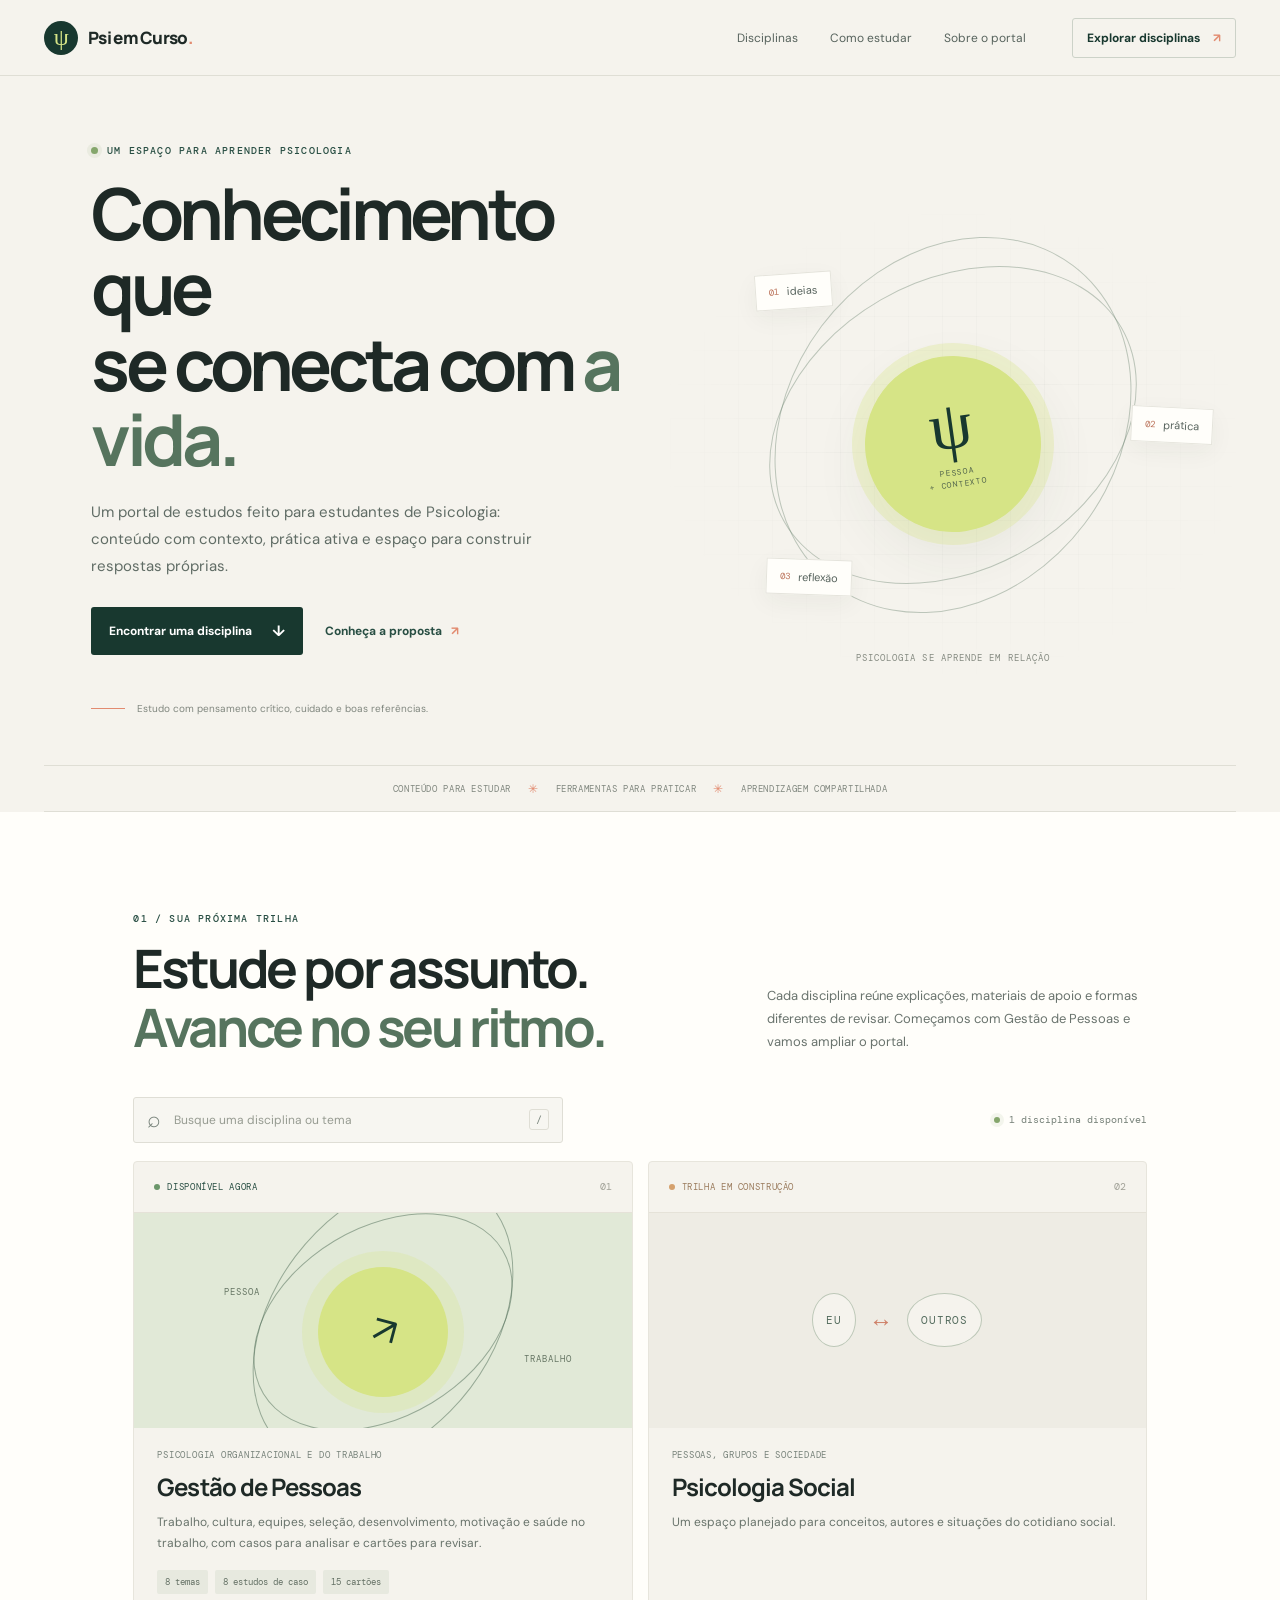
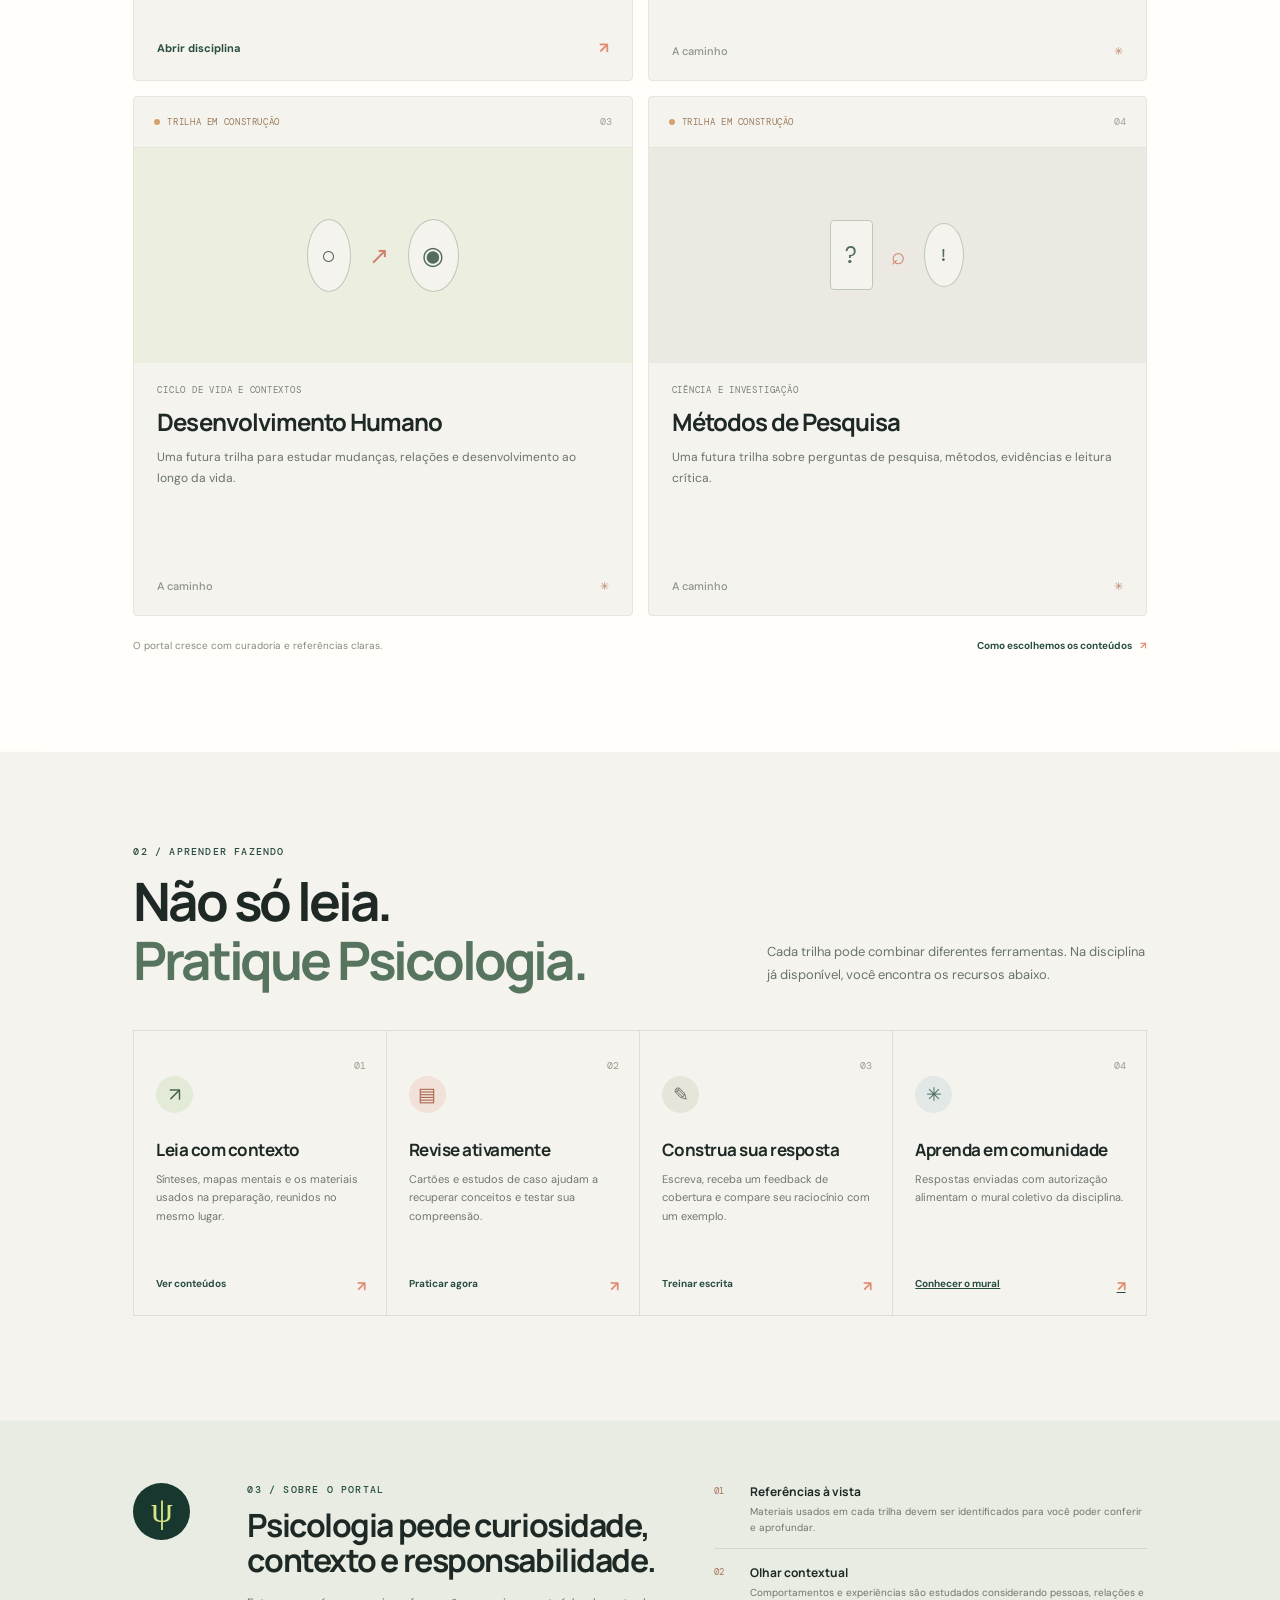
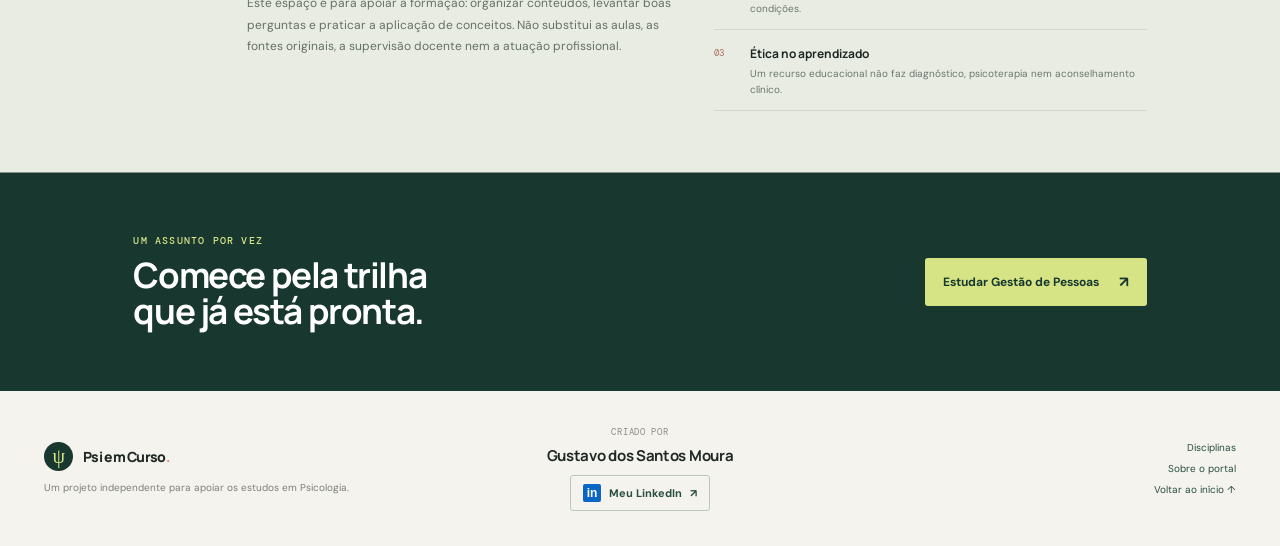
<file: index.html>
<!doctype html>
<html lang="pt-BR">
<head>
  <meta charset="utf-8">
  <meta name="viewport" content="width=device-width, initial-scale=1">
  <meta name="theme-color" content="#f5f3ed">
  <meta name="description" content="Um portal para aprender Psicologia com conteúdo, prática, referências e estudo conectado.">
  <title>Psi em Curso | Portal de estudos de Psicologia</title>
  <link rel="icon" type="image/svg+xml" href="assets/psi-mark.svg">
  <link rel="preconnect" href="https://fonts.googleapis.com">
  <link rel="preconnect" href="https://fonts.gstatic.com" crossorigin>
  <link href="https://fonts.googleapis.com/css2?family=DM+Mono:wght@400;500&family=DM+Sans:wght@400;500;600;700&family=Manrope:wght@400;500;600;700;800&display=swap" rel="stylesheet">
  <link rel="stylesheet" href="portal.css?v=creator-center1">
  <script src="portal.js" defer></script>
</head>
<body>
  <header class="site-header">
    <a class="wordmark" href="#inicio" aria-label="Psi em Curso, início"><span class="logo-symbol">ψ</span><span>Psi em Curso<span class="wordmark-dot">.</span></span></a>
    <nav class="desktop-nav" aria-label="Navegação principal"><a href="#disciplinas">Disciplinas</a><a href="#como-estudar">Como estudar</a><a href="#sobre">Sobre o portal</a></nav>
    <a class="header-cta" href="#disciplinas">Explorar disciplinas <span>↗</span></a>
  </header>

  <main id="inicio">
    <section class="hero">
      <div class="hero-copy">
        <p class="eyebrow"><span class="eyebrow-dot"></span> UM ESPAÇO PARA APRENDER PSICOLOGIA</p>
        <h1>Conhecimento que<br>se conecta com <em>a vida.</em></h1>
        <p class="hero-intro">Um portal de estudos feito para estudantes de Psicologia: conteúdo com contexto, prática ativa e espaço para construir respostas próprias.</p>
        <div class="hero-actions"><a class="button button-dark" href="#disciplinas">Encontrar uma disciplina <span>↓</span></a><a class="text-link" href="#como-estudar">Conheça a proposta <span>↗</span></a></div>
        <div class="hero-note"><span class="note-line"></span><span>Estudo com pensamento crítico, cuidado e boas referências.</span></div>
      </div>
      <div class="hero-visual" aria-label="Ilustração de ideias de Psicologia conectadas">
        <div class="visual-grid"></div><div class="visual-orbit orbit-a"></div><div class="visual-orbit orbit-b"></div><div class="visual-center"><span>ψ</span><small>PESSOA<br>+ CONTEXTO</small></div>
        <div class="orbit-label label-one"><i>01</i><span>ideias</span></div><div class="orbit-label label-two"><i>02</i><span>prática</span></div><div class="orbit-label label-three"><i>03</i><span>reflexão</span></div>
        <div class="visual-caption">PSICOLOGIA SE APRENDE EM RELAÇÃO</div>
      </div>
      <div class="hero-bottom"><span>CONTEÚDO PARA ESTUDAR</span><span class="hero-bottom-mark">✳</span><span>FERRAMENTAS PARA PRATICAR</span><span class="hero-bottom-mark">✳</span><span>APRENDIZAGEM COMPARTILHADA</span></div>
    </section>

    <section id="disciplinas" class="section disciplines-section">
      <div class="section-head"><div><p class="eyebrow">01 / SUA PRÓXIMA TRILHA</p><h2>Estude por assunto.<br><em>Avance no seu ritmo.</em></h2></div><p class="section-description">Cada disciplina reúne explicações, materiais de apoio e formas diferentes de revisar. Começamos com Gestão de Pessoas e vamos ampliar o portal.</p></div>
      <div class="catalog-tools"><label class="search-box"><span aria-hidden="true">⌕</span><input id="disciplineSearch" type="search" placeholder="Busque uma disciplina ou tema" aria-label="Buscar disciplinas ou temas"><kbd>/</kbd></label><div class="catalog-count"><span class="live-dot"></span><span id="catalogCount">1 disciplina disponível</span></div></div>
      <div id="disciplineGrid" class="discipline-grid">
        <a class="discipline-card featured" href="gestao-de-pessoas.html" aria-label="Abrir a disciplina Gestão de Pessoas" data-search="gestão de pessoas psicologia organizacional trabalho pot burnout cultura clima equipes motivação seleção treinamento">
          <div class="card-topline"><span class="status status-live"><i></i> DISPONÍVEL AGORA</span><span class="card-index">01</span></div>
          <div class="discipline-art art-people" aria-hidden="true"><span class="art-sun"></span><span class="art-ring ring-one"></span><span class="art-ring ring-two"></span><span class="art-glyph">↗</span><span class="art-word art-word-a">PESSOA</span><span class="art-word art-word-b">TRABALHO</span></div>
          <div class="discipline-copy"><p class="card-category">PSICOLOGIA ORGANIZACIONAL E DO TRABALHO</p><h3>Gestão de Pessoas</h3><p>Trabalho, cultura, equipes, seleção, desenvolvimento, motivação e saúde no trabalho, com casos para analisar e cartões para revisar.</p><div class="card-tags"><span>8 temas</span><span>8 estudos de caso</span><span>15 cartões</span></div><span class="card-link">Abrir disciplina <span>↗</span></span></div>
        </a>
        <article class="discipline-card coming" data-search="psicologia social grupos relações sociedade cultura em construção">
          <div class="card-topline"><span class="status status-soon"><i></i> TRILHA EM CONSTRUÇÃO</span><span class="card-index">02</span></div><div class="coming-art"><span>EU</span><b>↔</b><span>OUTROS</span></div>
          <div class="discipline-copy"><p class="card-category">PESSOAS, GRUPOS E SOCIEDADE</p><h3>Psicologia Social</h3><p>Um espaço planejado para conceitos, autores e situações do cotidiano social.</p><span class="coming-link">A caminho <span>✳</span></span></div>
        </article>
        <article class="discipline-card coming" data-search="desenvolvimento humano ciclo de vida infância adolescência adulto envelhecimento em construção">
          <div class="card-topline"><span class="status status-soon"><i></i> TRILHA EM CONSTRUÇÃO</span><span class="card-index">03</span></div><div class="coming-art art-growth"><span>○</span><b>↗</b><span>◉</span></div>
          <div class="discipline-copy"><p class="card-category">CICLO DE VIDA E CONTEXTOS</p><h3>Desenvolvimento Humano</h3><p>Uma futura trilha para estudar mudanças, relações e desenvolvimento ao longo da vida.</p><span class="coming-link">A caminho <span>✳</span></span></div>
        </article>
        <article class="discipline-card coming" data-search="métodos pesquisa psicologia ciência evidências pesquisa em construção">
          <div class="card-topline"><span class="status status-soon"><i></i> TRILHA EM CONSTRUÇÃO</span><span class="card-index">04</span></div><div class="coming-art art-research"><span>?</span><b>⌕</b><span>!</span></div>
          <div class="discipline-copy"><p class="card-category">CIÊNCIA E INVESTIGAÇÃO</p><h3>Métodos de Pesquisa</h3><p>Uma futura trilha sobre perguntas de pesquisa, métodos, evidências e leitura crítica.</p><span class="coming-link">A caminho <span>✳</span></span></div>
        </article>
      </div>
      <p id="searchEmpty" class="search-empty" hidden>Nenhuma trilha encontrada. Tente outro termo.</p>
      <div class="catalog-foot"><span>O portal cresce com curadoria e referências claras.</span><a href="#sobre">Como escolhemos os conteúdos <span>↗</span></a></div>
    </section>

    <section id="como-estudar" class="section study-section">
      <div class="section-head"><div><p class="eyebrow">02 / APRENDER FAZENDO</p><h2>Não só leia.<br><em>Pratique Psicologia.</em></h2></div><p class="section-description">Cada trilha pode combinar diferentes ferramentas. Na disciplina já disponível, você encontra os recursos abaixo.</p></div>
      <div class="study-grid">
        <a class="study-feature" href="gestao-de-pessoas.html#conteudos"><span class="feature-number">01</span><span class="feature-icon icon-read">↗</span><h3>Leia com contexto</h3><p>Sínteses, mapas mentais e os materiais usados na preparação, reunidos no mesmo lugar.</p><span class="feature-arrow">Ver conteúdos <b>↗</b></span></a>
        <a class="study-feature" href="gestao-de-pessoas.html#pratica"><span class="feature-number">02</span><span class="feature-icon icon-cards">▤</span><h3>Revise ativamente</h3><p>Cartões e estudos de caso ajudam a recuperar conceitos e testar sua compreensão.</p><span class="feature-arrow">Praticar agora <b>↗</b></span></a>
        <a class="study-feature" href="gestao-de-pessoas.html#escrever"><span class="feature-number">03</span><span class="feature-icon icon-write">✎</span><h3>Construa sua resposta</h3><p>Escreva, receba um feedback de cobertura e compare seu raciocínio com um exemplo.</p><span class="feature-arrow">Treinar escrita <b>↗</b></span></a>
        <div class="study-feature feature-community"><span class="feature-number">04</span><span class="feature-icon icon-community">✳</span><h3>Aprenda em comunidade</h3><p>Respostas enviadas com autorização alimentam o mural coletivo da disciplina.</p><a class="feature-arrow" href="gestao-de-pessoas.html#escrever">Conhecer o mural <b>↗</b></a></div>
      </div>
    </section>

    <section id="sobre" class="manifesto-section">
      <div class="manifesto-symbol">ψ</div><div class="manifesto-copy"><p class="eyebrow">03 / SOBRE O PORTAL</p><h2>Psicologia pede curiosidade,<br>contexto e responsabilidade.</h2><p>Este espaço é para apoiar a formação: organizar conteúdos, levantar boas perguntas e praticar a aplicação de conceitos. Não substitui as aulas, as fontes originais, a supervisão docente nem a atuação profissional.</p></div>
      <div class="manifesto-values"><div><span>01</span><b>Referências à vista</b><p>Materiais usados em cada trilha devem ser identificados para você poder conferir e aprofundar.</p></div><div><span>02</span><b>Olhar contextual</b><p>Comportamentos e experiências são estudados considerando pessoas, relações e condições.</p></div><div><span>03</span><b>Ética no aprendizado</b><p>Um recurso educacional não faz diagnóstico, psicoterapia nem aconselhamento clínico.</p></div></div>
    </section>
<section class="closing-section"><div><p class="eyebrow">UM ASSUNTO POR VEZ</p><h2>Comece pela trilha<br>que já está pronta.</h2></div><a class="button button-lime" href="gestao-de-pessoas.html">Estudar Gestão de Pessoas <span>↗</span></a></section>
  </main>
  <footer class="site-footer">
    <div class="footer-brand"><a class="wordmark" href="#inicio"><span class="logo-symbol">ψ</span><span>Psi em Curso<span class="wordmark-dot">.</span></span></a><p>Um projeto independente para apoiar os estudos em Psicologia.</p></div>
    <div class="footer-credit"><span class="footer-label">CRIADO POR</span><strong>Gustavo dos Santos Moura</strong><a class="footer-linkedin" href="https://www.linkedin.com/in/gustavo-dos-santos-moura-66321430a/" target="_blank" rel="noopener noreferrer"><span class="linkedin-mark" aria-hidden="true">in</span>Meu LinkedIn <span aria-hidden="true">↗</span></a></div>
    <nav class="footer-links" aria-label="Links do rodapé"><a href="#disciplinas">Disciplinas</a><a href="#sobre">Sobre o portal</a><a href="#inicio">Voltar ao início ↑</a></nav>
  </footer>
</body>
</html>
</file>
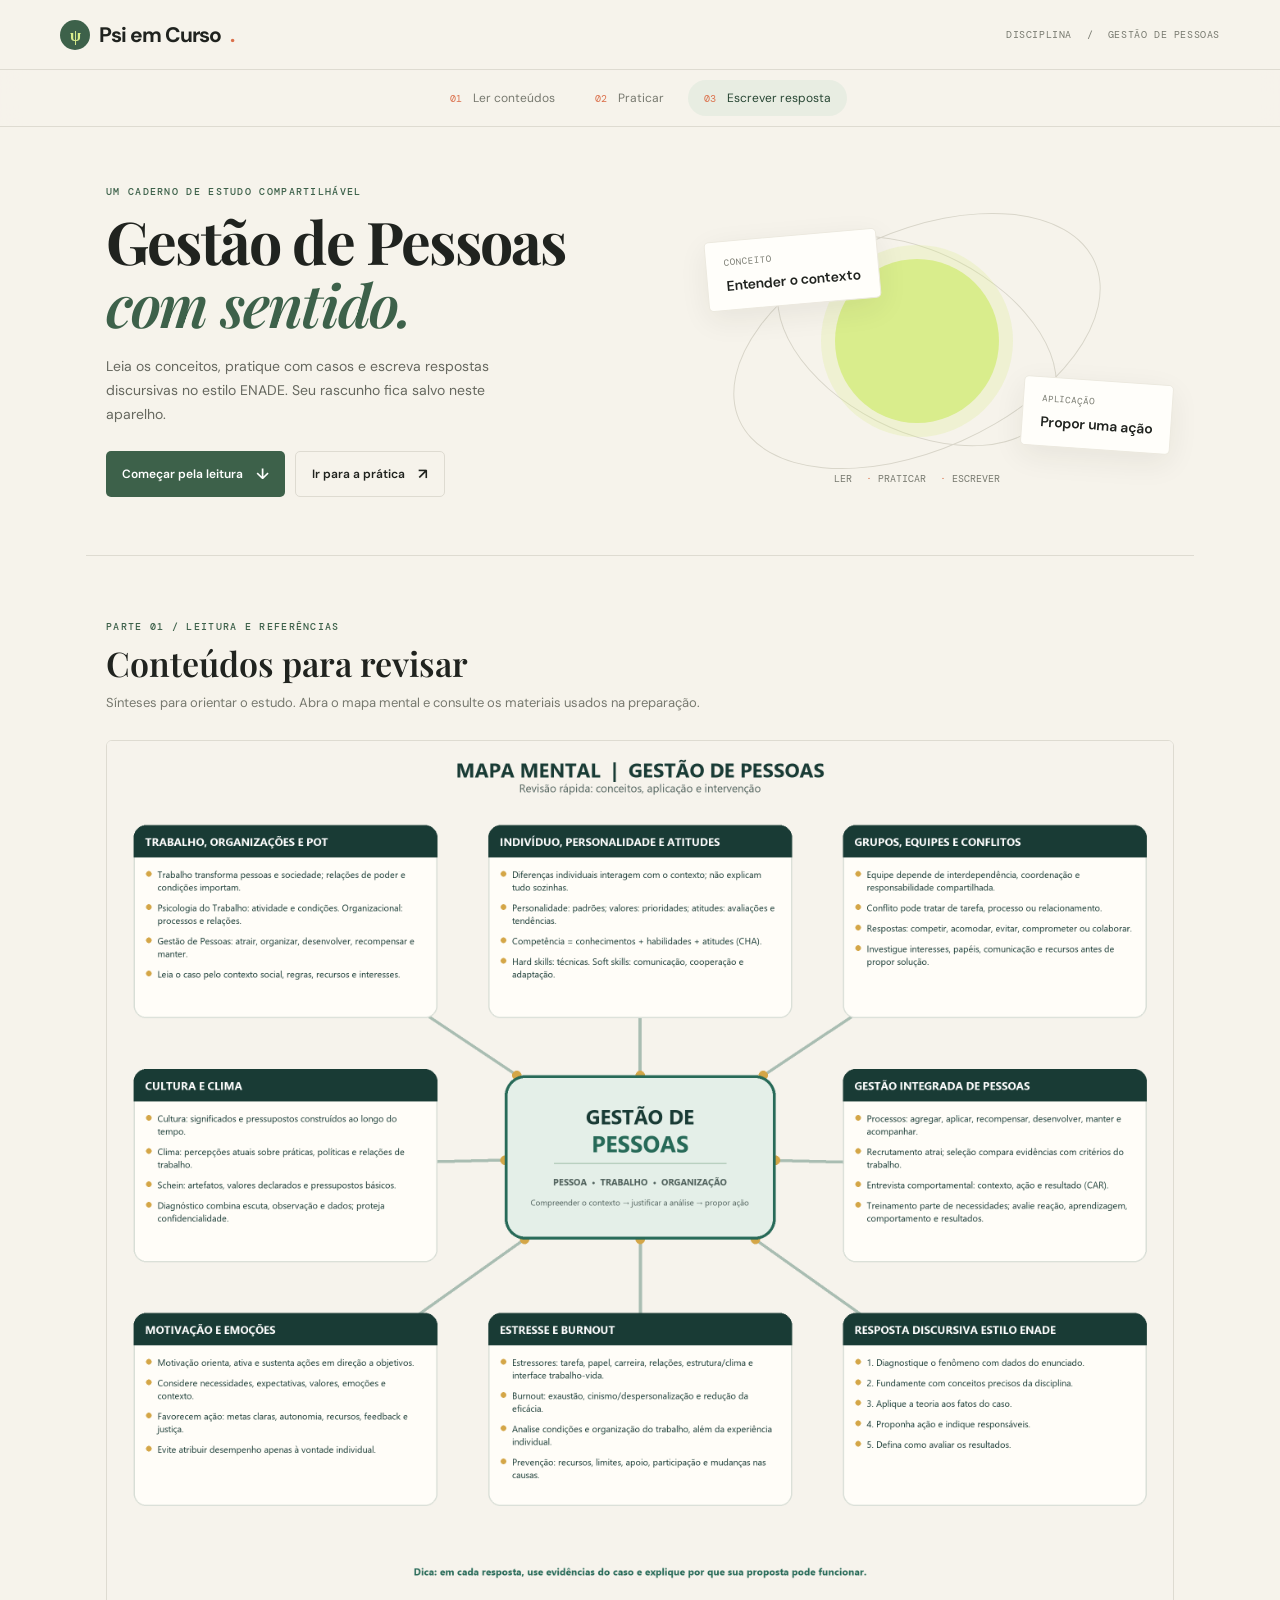
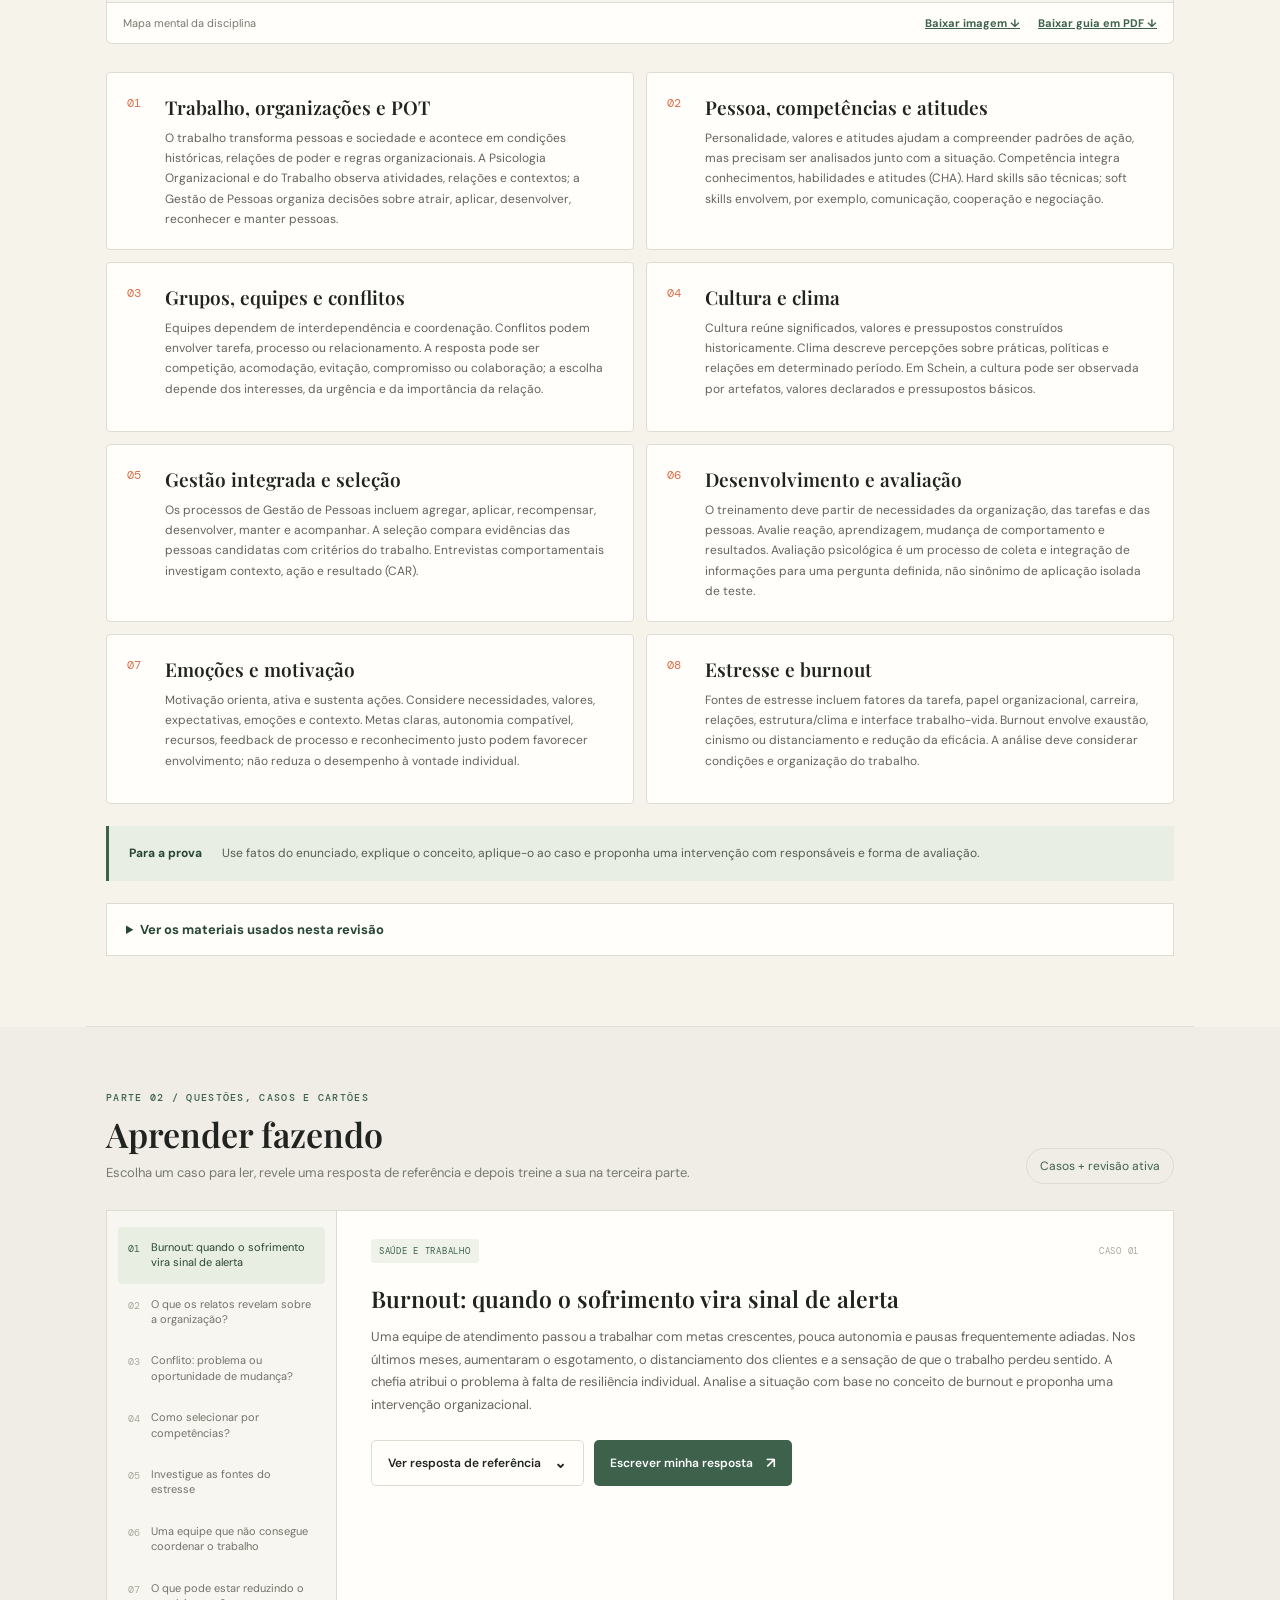
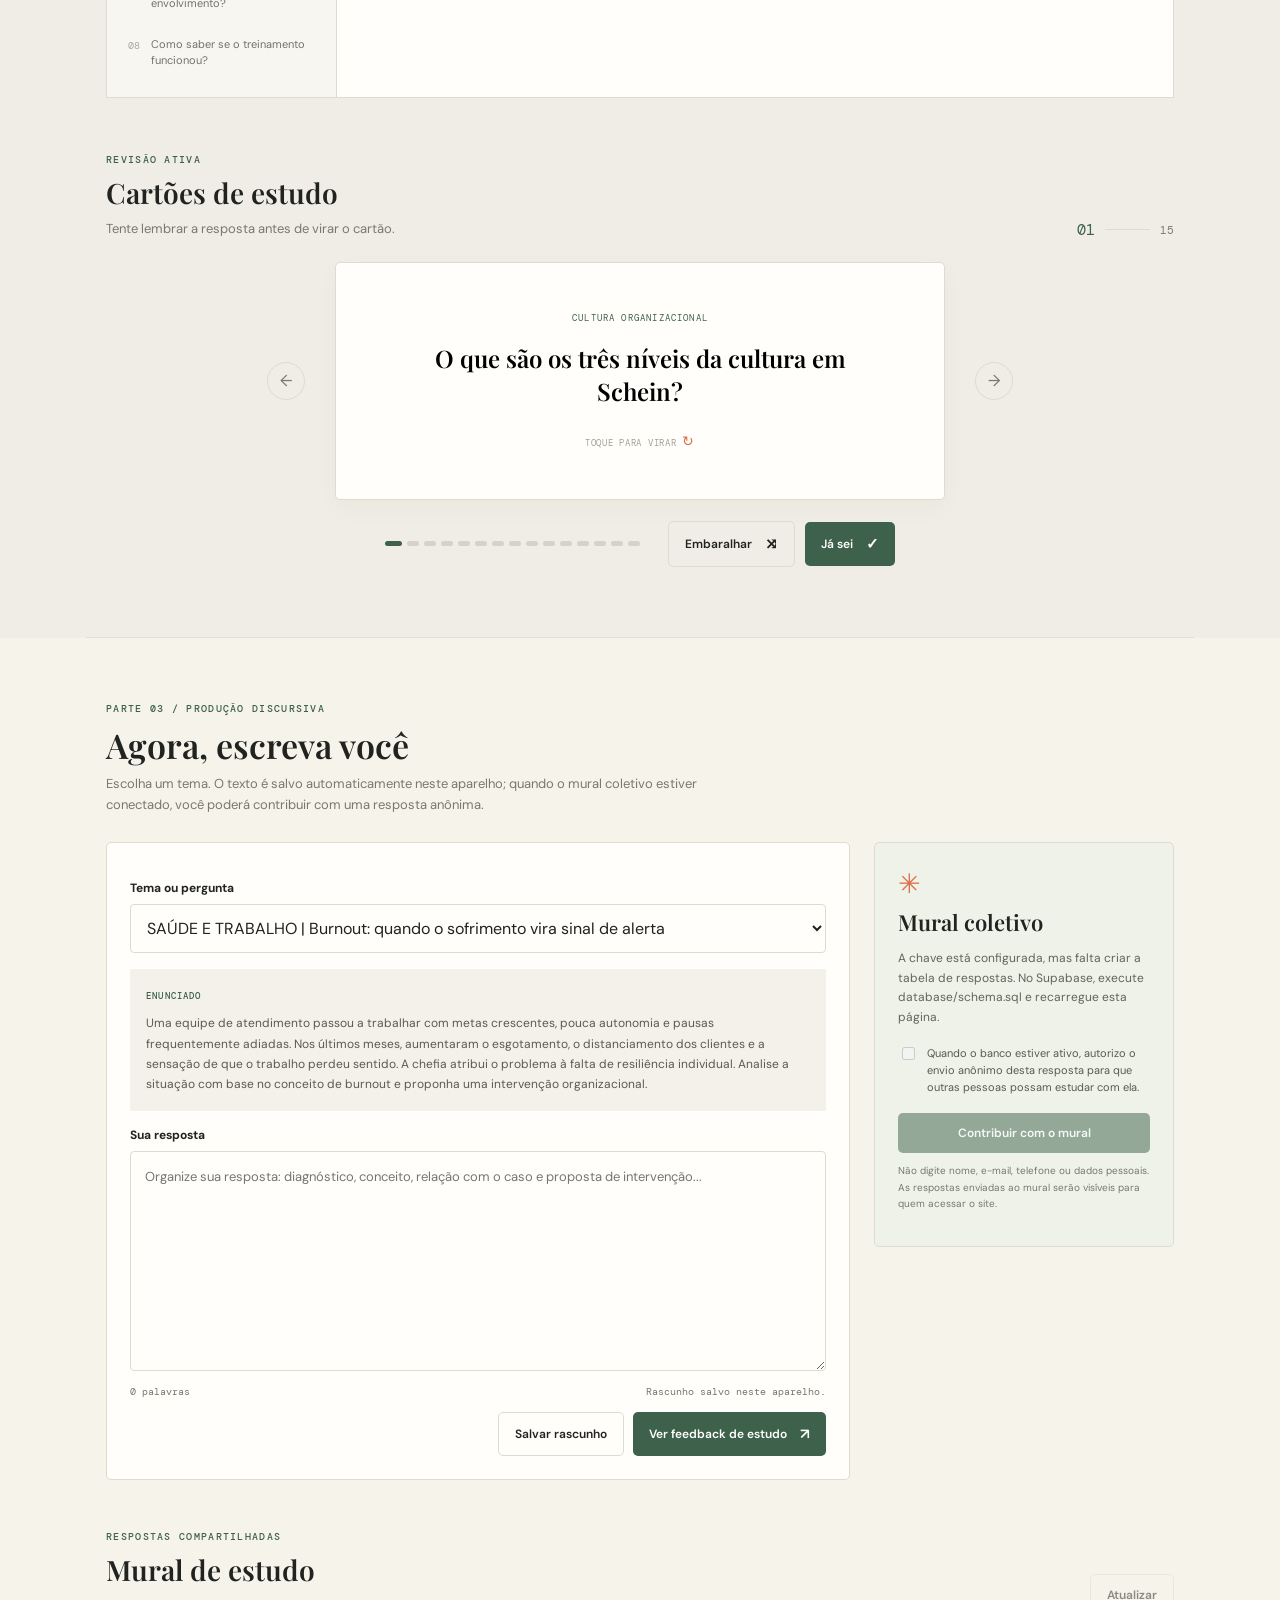
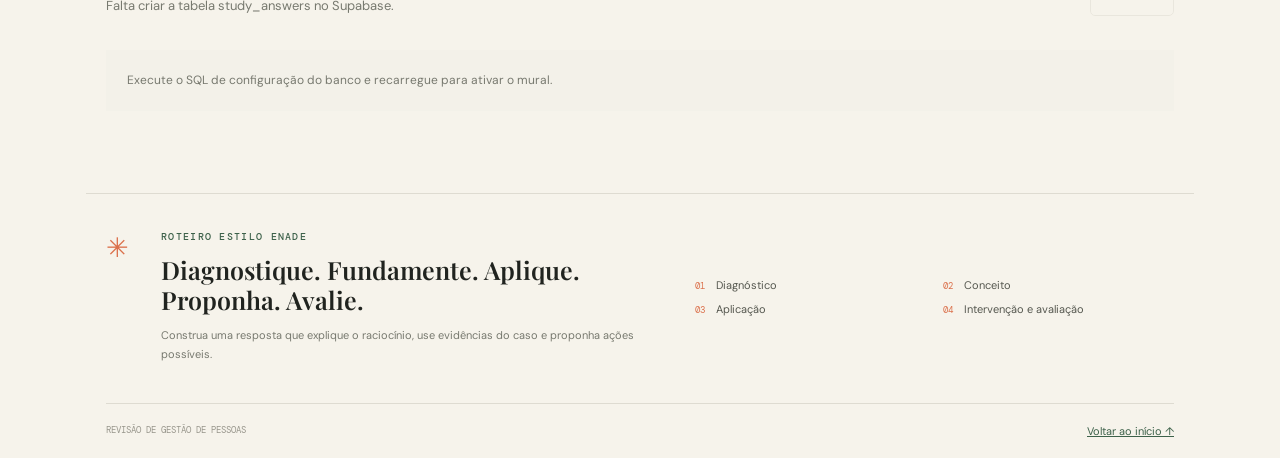
<file: gestao-de-pessoas.html>
<!doctype html>
<html lang="pt-BR">
<head>
  <meta charset="utf-8">
  <meta name="viewport" content="width=device-width, initial-scale=1">
  <meta name="theme-color" content="#f6f3eb">
  <meta name="description" content="Conteúdos, casos e prática discursiva para estudar Gestão de Pessoas em Psicologia.">
  <title>Gestão de Pessoas | Psi em Curso</title>
  <link rel="preconnect" href="https://fonts.googleapis.com">
  <link rel="preconnect" href="https://fonts.gstatic.com" crossorigin>
  <link href="https://fonts.googleapis.com/css2?family=DM+Mono:wght@400;500&family=DM+Sans:wght@400;500;600;700&family=Playfair+Display:wght@600;700&display=swap" rel="stylesheet">
  <link rel="stylesheet" href="styles.css">
  <script src="supabase-config.js?v=caf841a"></script>
  <script src="app.js" defer></script>
</head>
<body>
  <header class="topbar">
    <a class="brand" href="index.html" aria-label="Voltar ao portal Psi em Curso"><span class="brand-mark">ψ</span>Psi em Curso<span class="brand-dot">.</span></a>
    <span class="course-label">DISCIPLINA <span class="topbar-sep">/</span> GESTÃO DE PESSOAS</span>
  </header>
  <nav class="part-nav" aria-label="Partes do site">
    <a class="part-link active" href="#conteudos"><span>01</span> Ler conteúdos</a>
    <a class="part-link" href="#pratica"><span>02</span> Praticar</a>
    <a class="part-link" href="#escrever"><span>03</span> Escrever resposta</a>
  </nav>
  <main id="inicio">
    <section class="hero" id="apresentacao">
      <div class="hero-copy">
        <p class="eyebrow">UM CADERNO DE ESTUDO COMPARTILHÁVEL</p>
        <h1>Gestão de Pessoas<br><em>com sentido.</em></h1>
        <p class="hero-text">Leia os conceitos, pratique com casos e escreva respostas discursivas no estilo ENADE. Seu rascunho fica salvo neste aparelho.</p>
        <div class="hero-actions"><a class="button primary" href="#conteudos">Começar pela leitura <span>↓</span></a><a class="button quiet" href="#pratica">Ir para a prática <span>↗</span></a></div>
      </div>
      <div class="hero-art" aria-hidden="true"><div class="orbit orbit-one"></div><div class="orbit orbit-two"></div><div class="sun"></div><div class="float-card card-a"><span>CONCEITO</span><b>Entender o contexto</b></div><div class="float-card card-b"><span>APLICAÇÃO</span><b>Propor uma ação</b></div><p class="art-caption">LER <span>·</span> PRATICAR <span>·</span> ESCREVER</p></div>
    </section>

    <section class="content-section" id="conteudos">
      <div class="section-heading"><div><p class="eyebrow">PARTE 01 / LEITURA E REFERÊNCIAS</p><h2>Conteúdos para revisar</h2><p class="section-sub">Sínteses para orientar o estudo. Abra o mapa mental e consulte os materiais usados na preparação.</p></div></div>
      <figure class="mindmap-card"><img src="assets/Mapa-Mental-Gestao-de-Pessoas.png" alt="Mapa mental com os temas de Gestão de Pessoas, do trabalho e cultura até motivação, burnout e resposta estilo ENADE" loading="lazy"><figcaption><span>Mapa mental da disciplina</span><span class="download-links"><a href="assets/Mapa-Mental-Gestao-de-Pessoas.png" download>Baixar imagem ↓</a><a href="assets/Guia-Revisao-Gestao-de-Pessoas.pdf" download>Baixar guia em PDF ↓</a></span></figcaption></figure>
      <div class="topic-grid">
        <article class="topic-card"><span class="topic-number">01</span><h3>Trabalho, organizações e POT</h3><p>O trabalho transforma pessoas e sociedade e acontece em condições históricas, relações de poder e regras organizacionais. A Psicologia Organizacional e do Trabalho observa atividades, relações e contextos; a Gestão de Pessoas organiza decisões sobre atrair, aplicar, desenvolver, reconhecer e manter pessoas.</p></article>
        <article class="topic-card"><span class="topic-number">02</span><h3>Pessoa, competências e atitudes</h3><p>Personalidade, valores e atitudes ajudam a compreender padrões de ação, mas precisam ser analisados junto com a situação. Competência integra conhecimentos, habilidades e atitudes (CHA). Hard skills são técnicas; soft skills envolvem, por exemplo, comunicação, cooperação e negociação.</p></article>
        <article class="topic-card"><span class="topic-number">03</span><h3>Grupos, equipes e conflitos</h3><p>Equipes dependem de interdependência e coordenação. Conflitos podem envolver tarefa, processo ou relacionamento. A resposta pode ser competição, acomodação, evitação, compromisso ou colaboração; a escolha depende dos interesses, da urgência e da importância da relação.</p></article>
        <article class="topic-card"><span class="topic-number">04</span><h3>Cultura e clima</h3><p>Cultura reúne significados, valores e pressupostos construídos historicamente. Clima descreve percepções sobre práticas, políticas e relações em determinado período. Em Schein, a cultura pode ser observada por artefatos, valores declarados e pressupostos básicos.</p></article>
        <article class="topic-card"><span class="topic-number">05</span><h3>Gestão integrada e seleção</h3><p>Os processos de Gestão de Pessoas incluem agregar, aplicar, recompensar, desenvolver, manter e acompanhar. A seleção compara evidências das pessoas candidatas com critérios do trabalho. Entrevistas comportamentais investigam contexto, ação e resultado (CAR).</p></article>
        <article class="topic-card"><span class="topic-number">06</span><h3>Desenvolvimento e avaliação</h3><p>O treinamento deve partir de necessidades da organização, das tarefas e das pessoas. Avalie reação, aprendizagem, mudança de comportamento e resultados. Avaliação psicológica é um processo de coleta e integração de informações para uma pergunta definida, não sinônimo de aplicação isolada de teste.</p></article>
        <article class="topic-card"><span class="topic-number">07</span><h3>Emoções e motivação</h3><p>Motivação orienta, ativa e sustenta ações. Considere necessidades, valores, expectativas, emoções e contexto. Metas claras, autonomia compatível, recursos, feedback de processo e reconhecimento justo podem favorecer envolvimento; não reduza o desempenho à vontade individual.</p></article>
        <article class="topic-card"><span class="topic-number">08</span><h3>Estresse e burnout</h3><p>Fontes de estresse incluem fatores da tarefa, papel organizacional, carreira, relações, estrutura/clima e interface trabalho-vida. Burnout envolve exaustão, cinismo ou distanciamento e redução da eficácia. A análise deve considerar condições e organização do trabalho.</p></article>
      </div>
      <aside class="study-callout"><strong>Para a prova</strong><span>Use fatos do enunciado, explique o conceito, aplique-o ao caso e proponha uma intervenção com responsáveis e forma de avaliação.</span></aside>
      <details class="sources"><summary>Ver os materiais usados nesta revisão</summary><div class="source-content"><p>As sínteses, os cartões, os estudos de caso e o mapa mental foram preparados a partir dos materiais da disciplina abaixo. Consulte os arquivos da aula para aprofundar cada tema.</p><ul>
        <li>Estudo dirigido: Gestão de Pessoas (2026.2)</li>
        <li>Contrato Pedagógico 26.2: Gestão de Pessoas</li>
        <li>Cronograma 2026-2: UC Gestão de Pessoas</li>
        <li>Atividade de Consultoria em Psicologia Organizacional</li>
        <li>Aula: Sentimentos, Emoções e Motivação</li>
        <li>Aula: Ética Profissional e Competências para a atuação do psicólogo</li>
        <li>E-book: Competências para a atuação em Psicologia Organizacional e do Trabalho</li>
        <li>Aula: Avaliação Psicológica nas Organizações</li>
        <li>Aula: Dinâmica de Grupo nas Organizações</li>
        <li>Aula: Relações Interpessoais e Conflito</li>
        <li>Aula: Seleção por Competência</li>
      </ul><p class="source-note">O estudo dirigido orienta a priorização dos conteúdos. As respostas-modelo do site são exemplos para estudo, não gabaritos oficiais.</p></div></details>
    </section>

    <section id="pratica" class="content-section alternate">
      <div class="section-heading"><div><p class="eyebrow">PARTE 02 / QUESTÕES, CASOS E CARTÕES</p><h2>Aprender fazendo</h2><p class="section-sub">Escolha um caso para ler, revele uma resposta de referência e depois treine a sua na terceira parte.</p></div><div class="pill">Casos + revisão ativa</div></div>
      <div class="practice-layout"><aside class="question-list" id="questionList" aria-label="Escolher estudo de caso"></aside><article class="question-panel"><div class="question-meta"><span id="questionCategory" class="tag">ESTUDO DE CASO</span><span id="questionNumber">CASO 01</span></div><h3 id="questionTitle"></h3><p id="questionPrompt" class="case-text"></p><div class="case-actions"><button id="showModel" class="button quiet">Ver resposta de referência <span>⌄</span></button><button id="goWrite" class="button primary">Escrever minha resposta <span>↗</span></button></div><div id="modelAnswer" class="model-answer" hidden></div></article></div>
      <div class="flashcard-section"><div class="section-heading compact"><div><p class="eyebrow">REVISÃO ATIVA</p><h2>Cartões de estudo</h2><p class="section-sub">Tente lembrar a resposta antes de virar o cartão.</p></div><div class="card-counter"><span id="currentCard">01</span><span class="counter-line"></span><span id="totalCards">15</span></div></div><div class="flashcard-wrap"><button class="round-arrow" id="prevCard" aria-label="Cartão anterior">←</button><button class="flashcard" id="flashcard" aria-label="Virar cartão"><span id="cardTopic" class="card-topic"></span><span id="cardFace" class="card-face"></span><span id="cardHint" class="card-hint">TOQUE PARA VIRAR <span>↻</span></span></button><button class="round-arrow" id="nextCard" aria-label="Próximo cartão">→</button></div><div class="card-controls"><div class="dots" id="cardDots"></div><button class="button quiet" id="shuffleCards">Embaralhar <span>⤨</span></button><button class="button primary" id="knowCard">Já sei <span>✓</span></button></div></div>
    </section>

    <section id="escrever" class="content-section">
      <div class="section-heading"><div><p class="eyebrow">PARTE 03 / PRODUÇÃO DISCURSIVA</p><h2>Agora, escreva você</h2><p class="section-sub">Escolha um tema. O texto é salvo automaticamente neste aparelho; quando o mural coletivo estiver conectado, você poderá contribuir com uma resposta anônima.</p></div></div>
      <div class="writing-layout"><div class="writing-controls"><label for="writingTopic">Tema ou pergunta</label><select id="writingTopic"></select><div class="writing-prompt"><span class="eyebrow">ENUNCIADO</span><p id="writingPrompt"></p></div><label for="writingAnswer">Sua resposta</label><textarea id="writingAnswer" maxlength="6000" placeholder="Organize sua resposta: diagnóstico, conceito, relação com o caso e proposta de intervenção..."></textarea><div class="write-meta"><span id="writeWordCount">0 palavras</span><span id="saveStatus" role="status">Rascunho salvo neste aparelho.</span></div><div class="write-actions"><button id="saveDraft" class="button quiet">Salvar rascunho</button><button id="checkWriting" class="button primary">Ver feedback de estudo <span>↗</span></button></div><div id="writingFeedback" class="feedback" hidden aria-live="polite"></div></div><aside class="contribute-panel"><div class="contribute-icon">✳</div><h3>Mural coletivo</h3><p id="cloudStatus">Banco coletivo ainda não conectado. Você pode escrever e salvar seu rascunho neste aparelho.</p><label class="consent-row"><input type="checkbox" id="shareAnswer" disabled><span>Quando o banco estiver ativo, autorizo o envio anônimo desta resposta para que outras pessoas possam estudar com ela.</span></label><button id="submitContribution" class="button primary" disabled>Contribuir com o mural</button><p class="privacy-note">Não digite nome, e-mail, telefone ou dados pessoais. As respostas enviadas ao mural serão visíveis para quem acessar o site.</p></aside></div>
      <section class="community-board" aria-labelledby="communityTitle"><div class="section-heading compact"><div><p class="eyebrow">RESPOSTAS COMPARTILHADAS</p><h2 id="communityTitle">Mural de estudo</h2><p class="section-sub" id="communityState">Aguardando conexão com o banco coletivo.</p></div><button id="refreshCommunity" class="button quiet" disabled>Atualizar</button></div><div id="communityAnswers" class="community-list"><p class="empty-state">Quando o banco coletivo for conectado, contribuições anônimas aparecerão aqui.</p></div></section>
    </section>

    <section class="method-section"><div class="method-mark">✳</div><div><p class="eyebrow">ROTEIRO ESTILO ENADE</p><h2>Diagnostique. Fundamente. Aplique. Proponha. Avalie.</h2><p>Construa uma resposta que explique o raciocínio, use evidências do caso e proponha ações possíveis.</p></div><div class="method-steps"><span><b>01</b> Diagnóstico</span><span><b>02</b> Conceito</span><span><b>03</b> Aplicação</span><span><b>04</b> Intervenção e avaliação</span></div></section>
    <footer><span>REVISÃO DE GESTÃO DE PESSOAS</span><a href="#conteudos">Voltar ao início ↑</a></footer>
  </main>
</body>
</html>
</file>
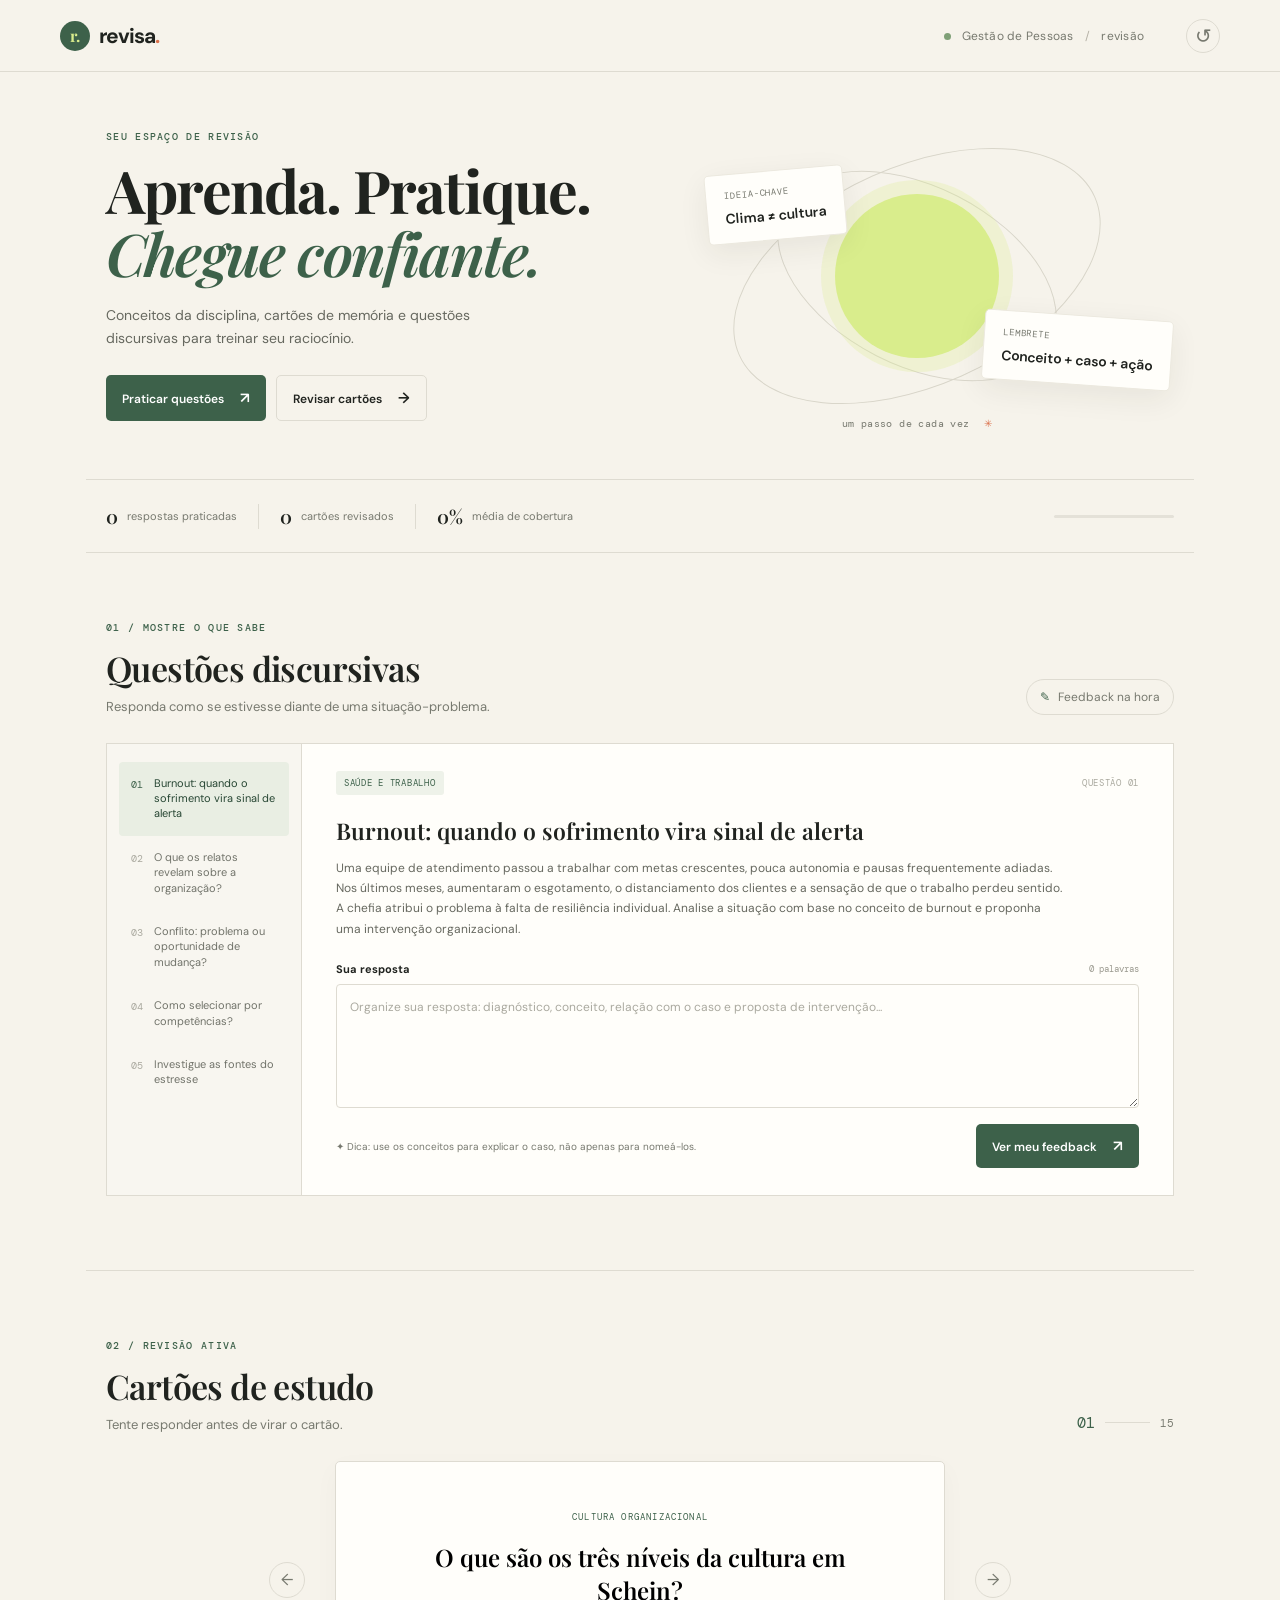
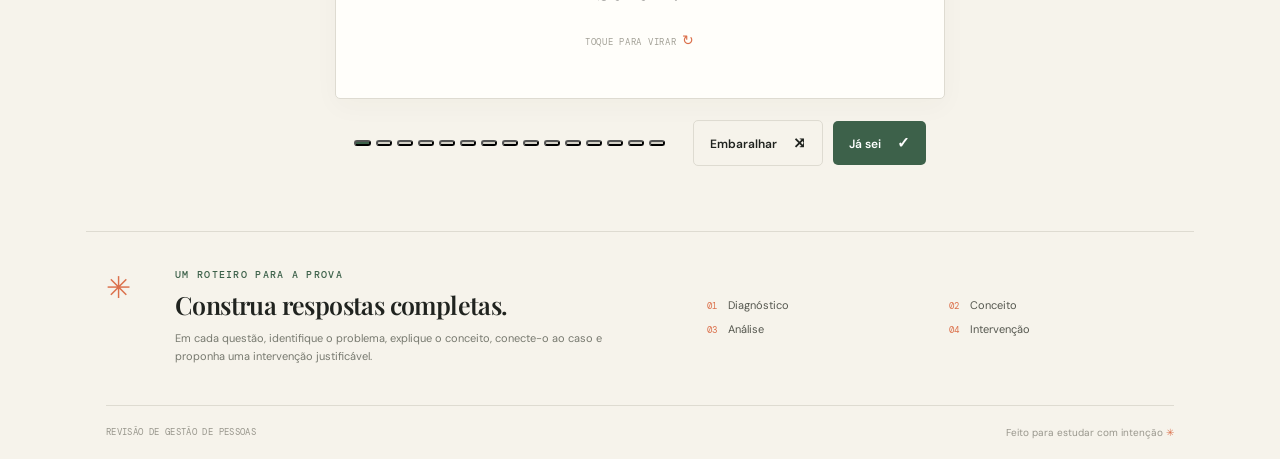
<file: Revisa-Gestao-de-Pessoas-Compartilhar.html>
<!doctype html>
<html lang="pt-BR">
<head>
  <meta charset="utf-8">
  <meta name="viewport" content="width=device-width, initial-scale=1">
  <meta name="theme-color" content="#f6f3eb">
  <title>Revisa — Gestão de Pessoas</title>
  <style>
@import url('https://fonts.googleapis.com/css2?family=DM+Mono:wght@400;500&family=DM+Sans:wght@400;500;600;700&family=Playfair+Display:ital,wght@0,600;0,700;1,600;1,700&display=swap');
:root{--paper:#f6f3eb;--ink:#20231f;--muted:#77796f;--line:#dedbd1;--green:#3d614a;--green-dark:#274633;--lime:#d9ed8c;--orange:#db704b;--white:#fffefa;--mono:'DM Mono',monospace;--sans:'DM Sans',sans-serif;--serif:'Playfair Display',serif}*{box-sizing:border-box}html{scroll-behavior:smooth}body{margin:0;background:var(--paper);color:var(--ink);font-family:var(--sans)}button,textarea{font:inherit}.topbar{height:72px;padding:0 max(calc((100% - 1160px)/2),32px);display:flex;align-items:center;border-bottom:1px solid var(--line);gap:22px}.brand{display:flex;align-items:center;gap:9px;text-decoration:none;color:var(--ink);font-size:21px;font-weight:700;letter-spacing:-1px}.brand-mark{height:30px;width:30px;border-radius:50%;background:var(--green);color:var(--lime);display:grid;place-items:center;font:700 16px var(--serif);letter-spacing:0}.brand-dot{color:var(--orange)}.course-label{font-size:12px;color:var(--muted);margin-left:auto;letter-spacing:.02em}.topbar-sep{padding:0 8px;color:#b5b1a6}.live-dot{display:inline-block;background:#7fa077;width:7px;height:7px;border-radius:50%;margin-right:7px}.icon-button{margin-left:20px;border:1px solid var(--line);border-radius:50%;background:transparent;color:var(--muted);width:34px;height:34px;font-size:20px;cursor:pointer}main{max-width:1160px;margin:auto;padding:0 26px}.hero{min-height:395px;display:grid;grid-template-columns:1fr 1fr;align-items:center;border-bottom:1px solid var(--line);overflow:hidden}.hero-copy{padding:58px 0 58px 20px}.eyebrow{font:500 10px var(--mono);letter-spacing:.13em;color:var(--green);margin:0 0 16px}.hero h1{font:700 clamp(40px,5vw,59px)/1.06 var(--serif);letter-spacing:-1.8px;margin:0}.hero h1 em{color:var(--green);font-weight:600}.hero-text{color:#66685f;max-width:420px;line-height:1.65;font-size:14px;margin:20px 0 25px}.hero-actions{display:flex;gap:10px}.button{border:0;padding:12px 16px;border-radius:5px;cursor:pointer;font-size:12px;font-weight:600;transition:transform .15s,background .15s}.button:hover{transform:translateY(-2px)}.button span{padding-left:13px;font-size:15px}.primary{background:var(--green);color:white}.primary:hover{background:var(--green-dark)}.quiet{background:transparent;border:1px solid var(--line);color:var(--ink)}.hero-art{height:330px;position:relative;display:grid;place-items:center}.orbit{border:1px solid #d9d6ca;border-radius:50%;position:absolute;transform:rotate(-24deg)}.orbit-one{width:390px;height:220px}.orbit-two{width:300px;height:180px;transform:rotate(27deg)}.sun{width:164px;height:164px;background:var(--lime);border-radius:50%;position:absolute;box-shadow:0 0 0 14px #d9ed8c44}.float-card{position:absolute;z-index:2;display:flex;flex-direction:column;gap:8px;padding:15px 18px;background:var(--white);box-shadow:0 9px 30px #25291a12;border:1px solid #ece9df;border-radius:5px;transform:rotate(-5deg)}.float-card span{font:9px var(--mono);letter-spacing:.1em;color:var(--muted)}.float-card b{font:600 14px var(--sans)}.card-a{top:59px;left:12%}.card-b{right:4%;bottom:56px;transform:rotate(4deg)}.art-caption{position:absolute;bottom:11px;font:10px var(--mono);color:var(--muted);letter-spacing:.04em}.art-caption span{color:var(--orange);padding-left:8px}.stats-row{display:flex;align-items:center;gap:15px;padding:23px 20px;border-bottom:1px solid var(--line)}.stat{display:flex;align-items:center;gap:9px;color:var(--muted);font-size:11px;white-space:nowrap}.stat-number{font:600 19px var(--serif);color:var(--ink)}.stat-divider{height:25px;border-left:1px solid var(--line);margin:0 6px}.progress-track{height:3px;background:#e4e1d8;border-radius:9px;max-width:120px;width:100%;margin-left:auto}.progress-track div{width:0;height:100%;background:var(--green);transition:width .3s}.section-block{padding:68px 20px 74px;border-bottom:1px solid var(--line)}.section-heading{display:flex;justify-content:space-between;align-items:end;margin-bottom:28px}.section-heading h2,.method-section h2{font:600 34px/1.1 var(--serif);letter-spacing:-.6px;margin:0}.section-sub{color:var(--muted);font-size:13px;margin:10px 0 0}.pill{border:1px solid var(--line);border-radius:30px;padding:9px 13px;color:var(--green);font-size:12px}.pill span{color:var(--muted);padding-left:5px}.practice-layout{display:grid;grid-template-columns:195px 1fr;border:1px solid var(--line);background:var(--white);min-height:420px}.question-list{padding:18px 12px;border-right:1px solid var(--line);background:#f8f6f0}.question-choice{width:100%;text-align:left;background:none;border:0;padding:14px 12px;border-radius:4px;cursor:pointer;display:flex;gap:11px;align-items:flex-start;color:#71736a}.question-choice .q-index{font:10px var(--mono);color:#aaa99f;padding-top:2px}.question-choice span:last-child{font-size:11px;line-height:1.4}.question-choice.active{background:#e9eee3;color:var(--green-dark)}.question-choice.active .q-index{color:var(--green)}.question-panel{padding:27px 34px}.question-meta{display:flex;justify-content:space-between;align-items:center;font:9px var(--mono);letter-spacing:.08em;color:#aaa99f}.tag{background:#eef2e9;border-radius:3px;color:var(--green);padding:6px 8px}.question-panel h3{font:600 23px/1.35 var(--serif);max-width:700px;margin:20px 0 12px}.case-text{font-size:12px;line-height:1.7;color:#66685f;max-width:730px;margin:0 0 23px}.answer-label{display:flex;justify-content:space-between;align-items:center;margin-bottom:8px;font-size:11px;font-weight:700}.answer-label span{font:9px var(--mono);font-weight:400;color:#9a998f}textarea{width:100%;height:124px;resize:vertical;border:1px solid var(--line);border-radius:4px;background:#fffefa;padding:13px;font-size:12px;line-height:1.6;color:var(--ink);outline:none}textarea:focus{border-color:#78917a;box-shadow:0 0 0 2px #3d614a14}textarea::placeholder{color:#aaa99f}.answer-tools{display:flex;align-items:center;justify-content:space-between;gap:14px;margin-top:11px}.answer-tools>span{font-size:10px;color:var(--muted)}.feedback{margin-top:18px;border-top:1px solid var(--line);padding:18px 2px 2px}.feedback-head{display:flex;align-items:center;gap:8px;font-size:13px;font-weight:700}.score-chip{font:10px var(--mono);padding:5px 8px;border-radius:20px;background:#edf2e8;color:var(--green)}.score-chip.low{background:#fbede5;color:#9b5538}.feedback p{color:#5c5e56;font-size:12px;line-height:1.7}.feedback ul{padding-left:17px;color:#5c5e56;font-size:11px;line-height:1.8}.feedback .model-answer{background:#f6f5ee;padding:13px;border-left:2px solid var(--green);font-size:11px}.cards-section{padding-bottom:65px}.card-counter{display:flex;align-items:center;gap:10px;font:11px var(--mono);color:var(--muted)}.counter-line{width:45px;border-top:1px solid var(--line)}.card-counter span:first-child{font-size:15px;color:var(--green)}.flashcard-wrap{display:flex;align-items:center;justify-content:center;gap:30px}.round-arrow{border:1px solid var(--line);border-radius:50%;width:36px;height:36px;background:transparent;color:var(--muted);cursor:pointer;font-size:16px}.round-arrow:hover{background:#e9eee3;color:var(--green)}.flashcard{width:min(610px,75%);min-height:238px;border:1px solid var(--line);border-radius:5px;background:var(--white);display:flex;flex-direction:column;align-items:center;justify-content:center;text-align:center;padding:30px 65px;cursor:pointer;box-shadow:0 8px 26px #35341d08;transition:transform .25s,background .25s}.flashcard:hover{transform:translateY(-3px)}.flashcard.flipped{background:#edf1e7}.card-topic{font:9px var(--mono);letter-spacing:.13em;color:var(--green);margin-bottom:18px}.card-face{font:600 24px/1.4 var(--serif);max-width:480px}.card-hint{font:9px var(--mono);letter-spacing:.08em;color:#a3a197;margin-top:23px}.card-hint span{color:var(--orange);font-size:14px}.card-controls{display:flex;justify-content:center;align-items:center;gap:10px;margin:21px 0 0}.dots{display:flex;gap:5px;margin-right:18px}.dot{height:5px;width:5px;border-radius:5px;background:#d5d2c8;cursor:pointer}.dot.active{width:17px;background:var(--green)}.method-section{margin:0 20px;padding:36px 0 40px;display:grid;grid-template-columns:54px 1fr 1fr;gap:15px;align-items:center;border-bottom:1px solid var(--line)}.method-mark{font-size:30px;color:var(--orange);align-self:start}.method-section .eyebrow{margin-bottom:10px}.method-section h2{font-size:25px}.method-section p:not(.eyebrow){font-size:11px;color:var(--muted);line-height:1.65;max-width:460px;margin-bottom:0}.method-steps{display:grid;grid-template-columns:1fr 1fr;gap:10px 16px;padding-left:25px}.method-steps span{font-size:11px;color:#55574f}.method-steps b{font:9px var(--mono);color:var(--orange);margin-right:8px}footer{display:flex;justify-content:space-between;padding:20px;color:#98968c;font:9px var(--mono);letter-spacing:.04em}footer span:last-child{font-family:var(--sans);letter-spacing:0;font-size:10px}
@media(max-width:760px){.topbar{padding:0 18px}.course-label{font-size:10px}.hero{grid-template-columns:1fr;min-height:0}.hero-copy{padding:55px 6px 10px}.hero-art{height:250px}.hero h1{font-size:46px}.orbit-one{width:310px}.stats-row{padding:18px 5px;gap:8px;flex-wrap:wrap}.stat{font-size:9px;gap:5px}.stat-number{font-size:16px}.stat-divider{margin:0 2px}.progress-track{max-width:100%;margin:5px 0 0}.section-block{padding:52px 4px}.section-heading{align-items:start;gap:10px}.section-heading h2{font-size:28px}.pill{font-size:10px;white-space:nowrap}.practice-layout{grid-template-columns:1fr}.question-list{display:flex;overflow:auto;border-right:0;border-bottom:1px solid var(--line);padding:8px}.question-choice{min-width:130px;width:auto}.question-panel{padding:22px 18px}.question-panel h3{font-size:21px}.answer-tools{align-items:flex-start;flex-direction:column}.answer-tools .button{align-self:flex-end}.flashcard-wrap{gap:10px}.flashcard{width:calc(100% - 84px);min-height:245px;padding:25px 23px}.card-face{font-size:21px}.card-controls{gap:5px;flex-wrap:wrap}.dots{margin-right:8px}.card-controls .button{padding:11px}.method-section{margin:0 4px;grid-template-columns:34px 1fr;gap:10px}.method-steps{grid-column:2;padding:10px 0 0}.method-section h2{font-size:23px}footer{padding:17px 4px;font-size:8px}.hero-art{margin:0 -20px}}

</style>
</head>
<body>
  <header class="topbar">
    <a class="brand" href="#inicio" aria-label="Revisa início"><span class="brand-mark">r.</span><span>revisa<span class="brand-dot">.</span></span></a>
    <div class="course-label"><span class="live-dot"></span> Gestão de Pessoas <span class="topbar-sep">/</span> revisão</div>
    <button class="icon-button" id="resetProgress" title="Limpar progresso" aria-label="Limpar progresso">↺</button>
  </header>
  <main>
    <section id="inicio" class="hero">
      <div class="hero-copy"><p class="eyebrow">SEU ESPAÇO DE REVISÃO</p><h1>Aprenda. Pratique.<br><em>Chegue confiante.</em></h1><p class="hero-text">Conceitos da disciplina, cartões de memória e questões discursivas para treinar seu raciocínio.</p>
        <div class="hero-actions"><button class="button primary" data-go="questoes">Praticar questões <span>↗</span></button><button class="button quiet" data-go="cartoes">Revisar cartões <span>→</span></button></div>
      </div>
      <div class="hero-art" aria-hidden="true"><div class="orbit orbit-one"></div><div class="orbit orbit-two"></div><div class="sun"></div><div class="float-card card-a"><span>IDEIA-CHAVE</span><b>Clima ≠ cultura</b></div><div class="float-card card-b"><span>LEMBRETE</span><b>Conceito + caso + ação</b></div><div class="art-caption">um passo de cada vez <span>✳</span></div></div>
    </section>
    <section class="stats-row" aria-label="Seu progresso"><div class="stat"><span class="stat-number" id="answeredCount">0</span><span>respostas praticadas</span></div><div class="stat-divider"></div><div class="stat"><span class="stat-number" id="cardCount">0</span><span>cartões revisados</span></div><div class="stat-divider"></div><div class="stat"><span class="stat-number" id="streakCount">0%</span><span>média de cobertura</span></div><div class="progress-track"><div id="overallProgress"></div></div></section>
    <section id="questoes" class="section-block">
      <div class="section-heading"><div><p class="eyebrow">01 / MOSTRE O QUE SABE</p><h2>Questões discursivas</h2><p class="section-sub">Responda como se estivesse diante de uma situação-problema.</p></div><div class="pill">✎ <span>Feedback na hora</span></div></div>
      <div class="practice-layout"><aside class="question-list" id="questionList" aria-label="Escolher questão"></aside><article class="question-panel"><div class="question-meta"><span id="questionCategory" class="tag">GESTÃO DE PESSOAS</span><span id="questionNumber">QUESTÃO 01</span></div><h3 id="questionTitle"></h3><p id="questionPrompt" class="case-text"></p><div class="answer-label"><label for="answerInput">Sua resposta</label><span id="wordCount">0 palavras</span></div><textarea id="answerInput" placeholder="Organize sua resposta: diagnóstico, conceito, relação com o caso e proposta de intervenção..."></textarea><div class="answer-tools"><span>✦ Dica: use os conceitos para explicar o caso, não apenas para nomeá-los.</span><button id="checkAnswer" class="button primary">Ver meu feedback <span>↗</span></button></div><div id="feedback" class="feedback" hidden aria-live="polite"></div></article></div>
    </section>
    <section id="cartoes" class="section-block cards-section">
      <div class="section-heading"><div><p class="eyebrow">02 / REVISÃO ATIVA</p><h2>Cartões de estudo</h2><p class="section-sub">Tente responder antes de virar o cartão.</p></div><div class="card-counter"><span id="currentCard">01</span><span class="counter-line"></span><span id="totalCards">12</span></div></div>
      <div class="flashcard-wrap"><button class="round-arrow" id="prevCard" aria-label="Cartão anterior">←</button><button class="flashcard" id="flashcard" aria-label="Virar cartão"><span id="cardTopic" class="card-topic"></span><span id="cardFace" class="card-face"></span><span id="cardHint" class="card-hint">TOQUE PARA VIRAR <span>↻</span></span></button><button class="round-arrow" id="nextCard" aria-label="Próximo cartão">→</button></div>
      <div class="card-controls"><div class="dots" id="cardDots"></div><button class="button quiet" id="shuffleCards">Embaralhar <span>⤨</span></button><button class="button primary" id="knowCard">Já sei <span>✓</span></button></div>
    </section>
    <section class="method-section"><div class="method-mark">✳</div><div><p class="eyebrow">UM ROTEIRO PARA A PROVA</p><h2>Construa respostas completas.</h2><p>Em cada questão, identifique o problema, explique o conceito, conecte-o ao caso e proponha uma intervenção justificável.</p></div><div class="method-steps"><span><b>01</b> Diagnóstico</span><span><b>02</b> Conceito</span><span><b>03</b> Análise</span><span><b>04</b> Intervenção</span></div></section>
    <footer><span>REVISÃO DE GESTÃO DE PESSOAS</span><span>Feito para estudar com intenção <span class="brand-dot">✳</span></span></footer>
  </main>
  <script>
const questions = [
  {category:'SAÚDE E TRABALHO',title:'Burnout: quando o sofrimento vira sinal de alerta',prompt:'Uma equipe de atendimento passou a trabalhar com metas crescentes, pouca autonomia e pausas frequentemente adiadas. Nos últimos meses, aumentaram o esgotamento, o distanciamento dos clientes e a sensação de que o trabalho perdeu sentido. A chefia atribui o problema à falta de resiliência individual. Analise a situação com base no conceito de burnout e proponha uma intervenção organizacional.',criteria:[['burnout','síndrome de burnout','esgotamento profissional'],['exaustão emocional','exaustão'],['distanciamento','despersonalização','cinismo'],['eficácia profissional','realização profissional','ineficácia'],['organização','condições de trabalho','carga de trabalho','metas'],['intervenção','pausas','autonomia','carga','apoio','gestão']],model:'O caso sugere risco de burnout, relacionado a estressores crônicos do trabalho. A síndrome envolve exaustão, distanciamento mental ou cinismo em relação ao trabalho e redução da eficácia profissional. Metas elevadas, baixa autonomia e pausas insuficientes são fatores organizacionais; por isso, responsabilizar apenas a resiliência individual é uma análise incompleta. A organização deve rever carga e metas, garantir pausas, ampliar apoio e participação da equipe e acompanhar as condições de trabalho. Ações individuais de cuidado podem complementar, mas não substituem mudanças nas fontes do problema.'},
  {category:'CULTURA E CLIMA',title:'O que os relatos revelam sobre a organização?',prompt:'Uma empresa declara valorizar colaboração e segurança psicológica. Na prática, trabalhadores relatam que discordar da liderança prejudica avaliações e que erros são punidos. A pesquisa de clima apontou baixa confiança, sobretudo em uma unidade. Diferencie cultura e clima e explique como os dados podem orientar uma intervenção.',criteria:[['cultura','pressupostos','valores'],['clima','percepções','percepção'],['histórica','historicamente','longo prazo','significados'],['momento','período','atual','situada'],['discurso','prática','coerência','contradição'],['intervenção','liderança','escuta','participação','avaliação']],model:'Cultura organizacional envolve significados, valores e pressupostos compartilhados, construídos ao longo da história. Clima expressa percepções sobre políticas, práticas e relações em determinado período, podendo variar entre unidades. Aqui, o discurso de colaboração contradiz práticas de punição e retaliação; a baixa confiança no clima pode ser um sinal dessa experiência cotidiana. A organização deve investigar diferenças entre unidades com escuta protegida, revisar critérios de avaliação e práticas de liderança, além de acompanhar se as mudanças aumentam segurança para falar e discordar.'},
  {category:'CONFLITOS',title:'Conflito: problema ou oportunidade de mudança?',prompt:'Duas áreas discordam sobre o prazo de entrega de um projeto. A equipe comercial promete uma data ao cliente sem consultar a equipe técnica, que considera o prazo inviável. A chefia exige que todos “parem de criar conflito”. Analise o conflito e recomende uma estratégia de resolução adequada.',criteria:[['conflito','divergência','incompatibilidade'],['interacionista','interacionista','funcional'],['tradicional','tradicional','disfuncional'],['comunicação','interdependência','objetivos','recursos'],['colaboração','colaborativa','negociação','solução conjunta'],['acordo','prazo','responsabilidade','escuta','intervenção']],model:'O conflito decorre de objetivos e informações que não foram alinhados entre áreas interdependentes. A visão tradicional tende a tratar o conflito como algo a evitar; a interacionista reconhece que divergências podem revelar problemas e estimular melhorias, embora conflitos mal conduzidos causem prejuízos. Uma estratégia colaborativa é adequada quando importa preservar a relação e encontrar uma solução que atenda aos interesses de ambos. As áreas podem explicitar restrições, construir um prazo realista e definir um fluxo de consulta antes de prometer entregas.'},
  {category:'RECRUTAMENTO E SELEÇÃO',title:'Como selecionar por competências?',prompt:'Uma organização quer contratar uma pessoa para coordenar uma equipe. O processo atual considera principalmente formação e anos de experiência. Após as contratações, percebe dificuldades de comunicação, gestão de conflitos e organização de prioridades. Explique como uma seleção por competências pode melhorar o processo e apresente exemplos de perguntas comportamentais.',criteria:[['competência','competências'],['conhecimento','habilidade','atitude','comportamento'],['comportamental','comportamento passado','situação real'],['exemplo','situação','contexto'],['ação','o que fez','papel'],['resultado','aprendizado','evidência','pergunt']],model:'A seleção por competências parte dos requisitos do trabalho e identifica conhecimentos, habilidades e atitudes necessários ao desempenho. Além de formação e experiência, deve avaliar evidências de comportamentos relacionados às tarefas, usando critérios consistentes. A entrevista comportamental pede exemplos passados: “Conte uma situação em que você precisou mediar um conflito na equipe. Qual era o contexto, o que você fez e qual foi o resultado?” Outra pergunta: “Descreva quando precisou reorganizar prioridades diante de prazos concorrentes.” As respostas podem ser avaliadas com a mesma matriz para todas as pessoas candidatas.'},
  {category:'ESTRESSE OCUPACIONAL',title:'Investigue as fontes do estresse',prompt:'Uma analista recebe demandas de três gestores, cada um com prioridades diferentes. Ela relata urgência constante, pouca clareza sobre o que deve fazer primeiro e receio de ser responsabilizada por atrasos. Escolha duas fontes de estresse ocupacional presentes no caso, explique-as e indique medidas de prevenção.',criteria:[['estresse','estressor'],['papel','ambiguidade','conflito de papel'],['demanda','sobrecarga','volume de trabalho'],['prioridade','clareza','responsabilidade'],['organizacional','organização','gestores','liderança'],['prevenção','intervenção','alinhamento','distribuição','recursos']],model:'O caso mostra conflito de papéis, pois diferentes gestores emitem demandas concorrentes, e ambiguidade de papel, porque faltam critérios claros de prioridade e responsabilidade. Também pode haver sobrecarga, se o volume ultrapassa o tempo e os recursos disponíveis. A prevenção deve atuar na organização: definir quem prioriza, alinhar demandas entre gestores, esclarecer responsabilidades e dimensionar prazos e recursos. Orientar a analista a “se organizar melhor” não resolve as fontes estruturais do estresse.'}
];
const cards = [
 {topic:'CULTURA ORGANIZACIONAL',front:'O que são os três níveis da cultura em Schein?',back:'Artefatos: elementos visíveis, como ritos e linguagem. Valores declarados: princípios que o grupo afirma defender. Pressupostos básicos: crenças naturalizadas que orientam ações, muitas vezes sem reflexão consciente.'},
 {topic:'CLIMA ORGANIZACIONAL',front:'Como definir clima organizacional?',back:'Percepções compartilhadas sobre políticas, práticas, relações e condições de trabalho em determinado período. Pode mudar com acontecimentos e variar entre setores.'},
 {topic:'CULTURA × CLIMA',front:'Qual é a diferença essencial entre cultura e clima?',back:'Cultura diz respeito a significados, valores e pressupostos construídos historicamente. Clima expressa como as pessoas percebem a experiência de trabalho atual.'},
 {topic:'BURNOUT',front:'Quais são as três dimensões do burnout?',back:'Exaustão; distanciamento mental do trabalho, cinismo ou despersonalização; e redução da eficácia ou realização profissional.'},
 {topic:'SOFT × HARD SKILLS',front:'Qual a diferença entre soft skills e hard skills?',back:'Hard skills são conhecimentos e habilidades técnicas, como operar uma planilha ou aplicar um teste. Soft skills são competências relacionais e comportamentais, como comunicação, cooperação e negociação.'},
 {topic:'ENTREVISTA',front:'O que caracteriza uma entrevista comportamental?',back:'Investiga exemplos concretos de comportamentos passados relacionados às competências do cargo. Pergunta sobre situação, ação da pessoa e resultados; não se limita a opiniões hipotéticas.'},
 {topic:'CONFLITO',front:'Como a visão tradicional e a interacionista entendem o conflito?',back:'A visão tradicional tende a considerar o conflito negativo e evitável. A interacionista entende que algum nível de divergência pode ser útil para questionar práticas e melhorar decisões, se for bem conduzido.'},
 {topic:'CONFLITOS',front:'Quais são três níveis comuns de conflito?',back:'Intrapes­soal: dentro da própria pessoa. Interpessoal: entre pessoas. Intergrupal: entre equipes ou grupos. Em todos, analise origem, contexto, poder e forma de gestão.'},
 {topic:'RESOLUÇÃO',front:'Quando a colaboração pode ser uma boa estratégia para resolver conflitos?',back:'Quando os interesses das partes são importantes e há condições para dialogar e buscar uma solução conjunta. Exige escuta, explicitação de necessidades e compromisso com um acordo.'},
 {topic:'SELEÇÃO',front:'O que significa selecionar por competências?',back:'Definir competências necessárias ao trabalho e buscar evidências delas nas pessoas candidatas com critérios relacionados ao cargo, como entrevistas comportamentais e situações práticas.'},
 {topic:'ESTRESSE',front:'Dê exemplos de fontes organizacionais de estresse.',back:'Sobrecarga e pressão de tempo; ambiguidade ou conflito de papéis; pouca autonomia; relações difíceis; insegurança; condições inadequadas e falta de recursos ou apoio.'},
 {topic:'CONFLITOS',front:'Quais são cinco estratégias comuns para lidar com conflitos?',back:'Competição (impor uma posição), acomodação (ceder), evitação (adiar ou não enfrentar), compromisso (cada lado cede em parte) e colaboração (buscar solução que atenda aos interesses relevantes). A adequação depende da situação.'},
 {topic:'COOPER & MARSHALL',front:'Quais são as seis categorias de fontes de estresse ocupacional no modelo?',back:'Fatores intrínsecos ao trabalho; papel na organização; desenvolvimento de carreira; relações no trabalho; estrutura e clima organizacional; e interface entre trabalho e vida pessoal.'},
 {topic:'HARD SKILLS',front:'Dê dois exemplos de hard skills e dois de soft skills.',back:'Hard: análise de dados e domínio de um sistema ou idioma. Soft: escuta ativa e cooperação. Hard skills são técnico-específicas; soft skills envolvem formas de interagir e agir.'},
 {topic:'RESPOSTA ENADE',front:'Qual estrutura ajuda a construir uma resposta discursiva completa?',back:'Diagnostique o problema, explique o conceito, relacione-o aos dados do caso e proponha uma intervenção coerente, indicando o que ela pode mudar.'}
];
const $=s=>document.querySelector(s);let activeQuestion=0,activeCard=0,flipped=false;let progress=JSON.parse(localStorage.getItem('revisaProgress')||'{"answers":{},"cards":[]}');
function renderQuestions(){const list=$('#questionList');list.replaceChildren();questions.forEach((q,i)=>{const b=document.createElement('button');b.className='question-choice'+(i===activeQuestion?' active':'');b.innerHTML=`<span class="q-index">0${i+1}</span><span>${q.title}</span>`;b.onclick=()=>{activeQuestion=i;renderQuestions()};list.append(b)});const q=questions[activeQuestion];$('#questionCategory').textContent=q.category;$('#questionNumber').textContent=`QUESTÃO 0${activeQuestion+1}`;$('#questionTitle').textContent=q.title;$('#questionPrompt').textContent=q.prompt;$('#answerInput').value=progress.answers[activeQuestion]?.text||'';$('#feedback').hidden=true;countWords();}
function countWords(){const n=$('#answerInput').value.trim().split(/\s+/).filter(Boolean).length;$('#wordCount').textContent=`${n} ${n===1?'palavra':'palavras'}`}
function updateStats(){const vals=Object.values(progress.answers);$('#answeredCount').textContent=vals.length;$('#cardCount').textContent=progress.cards.length;const avg=vals.length?Math.round(vals.reduce((a,x)=>a+x.score,0)/vals.length):0;$('#streakCount').textContent=`${avg}%`;$('#overallProgress').style.width=`${Math.min(100,Math.round((vals.length+progress.cards.length)/(questions.length+cards.length)*100))}%`;localStorage.setItem('revisaProgress',JSON.stringify(progress))}
function makeFeedback(){const q=questions[activeQuestion],text=$('#answerInput').value.trim().toLocaleLowerCase('pt-BR');if(!text){$('#answerInput').focus();return}const found=q.criteria.map(group=>group.some(word=>text.includes(word)));const score=Math.round(found.filter(Boolean).length/found.length*100);progress.answers[activeQuestion]={text:$('#answerInput').value,score};updateStats();const missing=q.criteria.map((g,i)=>!found[i]?g[g.length-1]:null).filter(Boolean);const fb=$('#feedback');fb.innerHTML='';const head=document.createElement('div');head.className='feedback-head';const chip=document.createElement('span');chip.className='score-chip'+(score<50?' low':'');chip.textContent=`Cobertura aproximada: ${score}%`;head.append(chip,document.createTextNode(score>=80?'Boa resposta: você cobriu os pontos centrais.':score>=50?'Bom começo: dá para completar a análise.':'Revise os conceitos e conecte-os melhor ao caso.'));fb.append(head);const p=document.createElement('p');p.textContent='Este retorno é uma checagem de cobertura de conceitos, não uma correção definitiva: compare seu raciocínio com os critérios abaixo.';fb.append(p);const ul=document.createElement('ul');(missing.length?missing.map(x=>`Vale incluir ou explicitar: ${x}.`):['Você mencionou os principais critérios desta questão. Confira se explicou cada um e os ligou ao caso.']).forEach(x=>{const li=document.createElement('li');li.textContent=x;ul.append(li)});fb.append(ul);const model=document.createElement('p');model.className='model-answer';model.textContent='Exemplo de resposta: '+q.model;fb.append(model);fb.hidden=false}
function renderCard(){const c=cards[activeCard];$('#currentCard').textContent=String(activeCard+1).padStart(2,'0');$('#totalCards').textContent=String(cards.length).padStart(2,'0');$('#cardTopic').textContent=c.topic;$('#cardFace').textContent=flipped?c.back:c.front;$('#cardHint').innerHTML=flipped?'CARTÃO VIRADO · TOQUE PARA VOLTAR <span>↻</span>':'TOQUE PARA VIRAR <span>↻</span>';$('#flashcard').classList.toggle('flipped',flipped);const dots=$('#cardDots');dots.replaceChildren();cards.forEach((_,i)=>{const d=document.createElement('button');d.className='dot'+(i===activeCard?' active':'');d.setAttribute('aria-label',`Ir ao cartão ${i+1}`);d.onclick=()=>{activeCard=i;flipped=false;renderCard()};dots.append(d)})}
$('#answerInput').addEventListener('input',()=>{countWords();progress.answers[activeQuestion]={text:$('#answerInput').value,score:progress.answers[activeQuestion]?.score||0};updateStats()});$('#checkAnswer').onclick=makeFeedback;$('#flashcard').onclick=()=>{flipped=!flipped;renderCard()};$('#prevCard').onclick=()=>{activeCard=(activeCard+cards.length-1)%cards.length;flipped=false;renderCard()};$('#nextCard').onclick=()=>{activeCard=(activeCard+1)%cards.length;flipped=false;renderCard()};$('#knowCard').onclick=()=>{if(!progress.cards.includes(activeCard))progress.cards.push(activeCard);updateStats();activeCard=(activeCard+1)%cards.length;flipped=false;renderCard()};$('#shuffleCards').onclick=()=>{activeCard=Math.floor(Math.random()*cards.length);flipped=false;renderCard()};document.querySelectorAll('[data-go]').forEach(b=>b.onclick=()=>document.getElementById(b.dataset.go).scrollIntoView({behavior:'smooth'}));$('#resetProgress').onclick=()=>{if(confirm('Apagar suas respostas salvas e o progresso dos cartões neste dispositivo?')){progress={answers:{},cards:[]};updateStats();renderQuestions();renderCard()}};renderQuestions();renderCard();updateStats();

</script>
</body>
</html>
</file>
<file: portal.css>
:root{--paper:#f5f3ed;--ink:#1e2926;--muted:#69736d;--line:#dfded5;--green:#284e43;--deep:#18382f;--lime:#d6e486;--coral:#e28b70;--white:#fffefa;--mono:'DM Mono',monospace;--sans:'DM Sans',sans-serif;--display:'Manrope',sans-serif}*{box-sizing:border-box}html{scroll-behavior:smooth;scroll-padding-top:90px}body{margin:0;background:var(--paper);color:var(--ink);font-family:var(--sans);-webkit-font-smoothing:antialiased}a{color:inherit}.site-header{height:76px;max-width:1280px;margin:auto;padding:0 44px;display:flex;align-items:center;gap:46px;border-bottom:1px solid var(--line)}.wordmark{display:flex;align-items:center;gap:10px;text-decoration:none;font:800 17px var(--display);letter-spacing:-.7px;white-space:nowrap}.logo-symbol{width:34px;height:34px;border-radius:50%;display:grid;place-items:center;background:var(--deep);color:var(--lime);font:24px Georgia,serif}.wordmark-dot{color:var(--coral)}.desktop-nav{display:flex;align-items:center;gap:32px;margin-left:auto}.desktop-nav a,.header-cta{font-size:12px;text-decoration:none;color:#57635d}.desktop-nav a:hover,.site-footer a:hover{color:var(--green)}.header-cta{padding:11px 14px;border:1px solid #ccd2c8;border-radius:3px;color:var(--deep);font-weight:700}.header-cta span{padding-left:10px;color:var(--coral)}main{max-width:1280px;margin:0 auto;padding:0 44px}.hero{position:relative;display:grid;grid-template-columns:1.05fr .95fr;min-height:588px;align-items:center;border-bottom:1px solid var(--line);overflow:hidden}.hero-copy{padding:68px 0 96px 7.5%;position:relative;z-index:2}.eyebrow{display:flex;align-items:center;gap:9px;margin:0 0 19px;font:500 10px var(--mono);letter-spacing:.12em;color:var(--green)}.eyebrow-dot,.live-dot{width:7px;height:7px;border-radius:50%;background:#85a66c;display:inline-block;box-shadow:0 0 0 4px #85a66c1a}.hero h1,.section-head h2,.manifesto-copy h2,.ai-copy h2,.closing-section h2{font:700 clamp(42px,5.6vw,74px)/1.05 var(--display);letter-spacing:-.06em;margin:0}.hero h1 em,.section-head h2 em,.ai-copy h2 em{font-style:normal;color:#56745e}.hero-intro{max-width:470px;color:#606c65;font-size:15px;line-height:1.8;margin:22px 0 27px}.hero-actions{display:flex;align-items:center;gap:22px;flex-wrap:wrap}.button{display:inline-flex;align-items:center;justify-content:center;padding:14px 18px;border-radius:3px;text-decoration:none;font-size:12px;font-weight:700;transition:transform .16s,background .16s}.button:hover{transform:translateY(-2px)}.button span{margin-left:20px;font-size:15px}.button-dark{background:var(--deep);color:white}.button-dark:hover{background:#2c594b}.text-link{font-size:12px;font-weight:700;color:var(--green);text-decoration:none}.text-link span{padding-left:6px;color:var(--coral)}.hero-note{display:flex;align-items:center;gap:12px;margin-top:47px;color:#80877f;font-size:10px}.note-line{width:34px;border-top:1px solid var(--coral)}.hero-visual{height:460px;position:relative;display:grid;place-items:center;isolation:isolate}.visual-grid{position:absolute;inset:0;background-image:linear-gradient(#1e292607 1px,transparent 1px),linear-gradient(90deg,#1e292607 1px,transparent 1px);background-size:34px 34px;mask-image:radial-gradient(ellipse,#000 20%,transparent 75%);z-index:-1}.visual-orbit{position:absolute;left:50%;top:46%;border:1px solid #66806d66;border-radius:50%;transform:translate(-50%,-50%) rotate(-30deg)}.orbit-a{width:390px;height:290px}.orbit-b{width:330px;height:400px;transform:translate(-50%,-50%) rotate(37deg)}.visual-center{width:176px;height:176px;background:var(--lime);border-radius:50%;display:flex;flex-direction:column;align-items:center;justify-content:center;box-shadow:0 0 0 13px #d6e4864d,0 20px 60px #304c3215;transform:rotate(-8deg)}.visual-center>span{font:68px/ .8 Georgia,serif;color:var(--deep)}.visual-center small{font:8px/1.45 var(--mono);text-align:center;letter-spacing:.1em;margin-top:15px;color:#50634b}.orbit-label{position:absolute;display:flex;align-items:center;gap:8px;padding:10px 13px;background:var(--white);border:1px solid #e5e4dc;box-shadow:0 8px 24px #2433280d;font-size:11px;color:#57635d}.orbit-label i{font:9px var(--mono);color:#ba7158}.label-one{top:13%;left:15%;transform:rotate(-4deg)}.label-two{right:4%;top:42%;transform:rotate(3deg)}.label-three{bottom:17%;left:17%;transform:rotate(2deg)}.visual-caption{position:absolute;bottom:2%;font:9px var(--mono);letter-spacing:.12em;color:#868b82}.hero-bottom{position:absolute;bottom:0;left:0;right:0;height:46px;border-top:1px solid var(--line);display:flex;align-items:center;justify-content:center;gap:17px;color:#80877f;font:9px var(--mono);letter-spacing:.07em}.hero-bottom-mark{color:var(--coral);font-size:12px}.section{padding:100px 7.5%}.disciplines-section{background:var(--white);box-shadow:0 0 0 100vmax var(--white);clip-path:inset(0 -100vmax)}.section-head{display:flex;justify-content:space-between;align-items:end;gap:40px;margin-bottom:39px}.section-head .eyebrow{margin-bottom:14px}.section-head h2,.manifesto-copy h2,.ai-copy h2{font-size:clamp(36px,4.2vw,53px);line-height:1.12}.section-description{max-width:380px;margin:0 0 4px;color:var(--muted);font-size:13px;line-height:1.8}.catalog-tools{display:flex;justify-content:space-between;align-items:center;gap:20px;margin-bottom:18px}.search-box{height:46px;max-width:430px;width:100%;display:flex;align-items:center;gap:11px;padding:0 13px;background:#f7f6f1;border:1px solid var(--line);border-radius:3px;color:#77827a}.search-box>span{font-size:23px;line-height:1}.search-box input{min-width:0;width:100%;border:0;outline:0;background:transparent;color:var(--ink);font:12px var(--sans)}.search-box input::placeholder{color:#969b91}.search-box:focus-within{border-color:#8ca295;box-shadow:0 0 0 3px #42645312}.search-box kbd{font:10px var(--mono);padding:3px 6px;border:1px solid var(--line);border-radius:3px}.catalog-count{display:flex;align-items:center;gap:9px;color:#747f76;font:10px var(--mono)}.catalog-count .live-dot{width:6px;height:6px}.discipline-grid{display:grid;grid-template-columns:repeat(2,minmax(0,1fr));gap:15px}.discipline-card{position:relative;display:flex;flex-direction:column;min-height:475px;background:var(--paper);border:1px solid #e7e5dc;border-radius:4px;overflow:hidden}.discipline-card[hidden]{display:none}.discipline-card.featured{grid-row:span 2;min-height:680px}.card-topline{height:51px;display:flex;justify-content:space-between;align-items:center;padding:0 20px;border-bottom:1px solid #e5e2d8}.status{display:flex;align-items:center;gap:7px;font:9px var(--mono);letter-spacing:.07em}.status i{width:6px;height:6px;border-radius:50%;display:block}.status-live{color:var(--green)}.status-live i{background:#6b966a}.status-soon{color:#9a7b5d}.status-soon i{background:#d5a16e}.card-index{font:10px var(--mono);color:#a0a197}.discipline-art{height:236px;position:relative;display:grid;place-items:center;overflow:hidden;background:#e4eadc}.featured .discipline-art{height:332px;background:#e1e9d7}.art-sun{position:absolute;width:130px;height:130px;left:37%;top:25%;border-radius:50%;background:var(--lime);box-shadow:0 0 0 16px #d6e48644}.art-ring{position:absolute;width:280px;height:190px;left:50%;top:51%;border:1px solid #4c6a5580;border-radius:50%;transform:translate(-50%,-50%) rotate(-31deg)}.ring-two{width:220px;height:320px;transform:translate(-50%,-50%) rotate(37deg)}.art-glyph{position:absolute;left:48%;top:43%;font-size:38px;color:var(--deep);transform:rotate(15deg)}.art-word{position:absolute;font:9px var(--mono);letter-spacing:.11em;color:#667664}.art-word-a{left:18%;top:34%}.art-word-b{right:12%;bottom:29%}.discipline-copy{padding:21px 23px 22px;display:flex;flex-direction:column;flex:1}.card-category{margin:0 0 9px;font:9px var(--mono);letter-spacing:.085em;color:#77827a}.discipline-copy h3{margin:0 0 9px;font:700 24px var(--display);letter-spacing:-.04em}.discipline-copy>p:not(.card-category){margin:0;color:#68736b;font-size:12px;line-height:1.75;max-width:540px}.card-tags{display:flex;gap:7px;flex-wrap:wrap;margin-top:16px}.card-tags span{padding:6px 8px;background:#e7e9df;border-radius:2px;color:#637064;font:9px var(--mono)}.card-link,.coming-link{display:flex;justify-content:space-between;align-items:center;margin-top:auto;padding-top:22px;text-decoration:none;color:var(--green);font-size:11px;font-weight:700}.card-link span{font-size:15px;color:var(--coral)}.coming-art{height:236px;display:flex;align-items:center;justify-content:center;gap:18px;background:#eeece4;color:#546c5e;font:11px var(--mono);letter-spacing:.08em}.coming-art b{font-size:24px;color:#ce8068;font-weight:400}.coming-art span:first-child,.coming-art span:last-child{padding:19px 13px;border:1px solid #bdc8b8;border-radius:50%;background:#f5f3ed}.art-growth{background:#ecefdf}.art-growth span{font-size:25px}.art-research{background:#ece9e2}.art-research span:first-child{border-radius:4px;font-size:23px}.art-research span:last-child{border-radius:50%;font-size:18px}.coming-link{color:#899188;font-weight:500}.coming-link span{color:#bd826a}.catalog-foot{display:flex;justify-content:space-between;align-items:center;gap:15px;padding-top:23px;color:#858a80;font-size:10px}.catalog-foot a{text-decoration:none;color:var(--green);font-weight:700}.catalog-foot a span{padding-left:6px;color:var(--coral)}.search-empty{padding:18px;background:#f3f1e8;color:var(--muted);font-size:12px}.study-section{padding-top:93px;padding-bottom:105px}.study-section .section-head{margin-bottom:39px}.study-grid{display:grid;grid-template-columns:repeat(4,1fr);border-top:1px solid var(--line);border-bottom:1px solid var(--line)}.study-feature{position:relative;min-height:284px;padding:28px 22px 22px;border-right:1px solid var(--line);text-decoration:none;color:inherit;transition:background .2s}.study-feature:first-child{border-left:1px solid var(--line)}.study-feature:hover{background:#eeeee4}.feature-number{position:absolute;top:28px;right:20px;font:10px var(--mono);color:#9a9c90}.feature-icon{width:37px;height:37px;display:grid;place-items:center;margin:17px 0 25px;border-radius:50%;font-size:19px}.icon-read{background:#e3ebd8;color:#43614a}.icon-cards{background:#f2e1d8;color:#a5644e}.icon-write{background:#e7e5da;color:#6e7466}.icon-community{background:#e2e8e5;color:#476a5d}.study-feature h3{font:700 17px var(--display);letter-spacing:-.03em;margin:0 0 9px}.study-feature p{color:#6f7870;font-size:11px;line-height:1.7;margin:0}.feature-arrow{position:absolute;left:22px;right:20px;bottom:20px;display:flex;justify-content:space-between;color:var(--green);font-size:10px;font-weight:700}.feature-arrow b{font-size:14px;color:var(--coral)}.feature-community{cursor:default}.manifesto-section{display:grid;grid-template-columns:80px 1fr 1fr;gap:34px;padding:62px 7.5%;background:#e8ece3;box-shadow:0 0 0 100vmax #e8ece3;clip-path:inset(0 -100vmax);align-items:start}.manifesto-symbol{width:57px;height:57px;display:grid;place-items:center;background:var(--deep);color:var(--lime);border-radius:50%;font:35px Georgia,serif}.manifesto-copy .eyebrow{margin-bottom:12px}.manifesto-copy h2{font-size:32px;letter-spacing:-.045em}.manifesto-copy>p:last-child{max-width:480px;color:#657067;font-size:12px;line-height:1.8;margin:14px 0 0}.manifesto-values{display:grid;gap:15px}.manifesto-values>div{display:grid;grid-template-columns:28px 1fr;column-gap:8px;border-bottom:1px solid #d0d8cd;padding-bottom:12px}.manifesto-values span{grid-row:span 2;padding-top:2px;font:9px var(--mono);color:#aa715a}.manifesto-values b{font:700 12px var(--display)}.manifesto-values p{margin:4px 0 0;color:#6c776e;font-size:10px;line-height:1.6}.ai-section{display:grid;grid-template-columns:150px 1fr 290px;gap:35px;align-items:center;padding:88px 7.5%;border-bottom:1px solid var(--line)}.ai-mark{position:relative;width:120px;height:120px;border:1px solid #b9c5b5;border-radius:50%;display:grid;place-items:center;color:var(--green);font:64px Georgia,serif}.ai-mark:before,.ai-mark:after{content:'';position:absolute;width:154px;height:70px;border:1px solid #cbd3c7;border-radius:50%;transform:rotate(45deg)}.ai-mark:after{transform:rotate(-45deg)}.ai-mark i{position:absolute;width:7px;height:7px;background:var(--coral);border-radius:50%;top:6px;left:75px}.ai-mark i:nth-of-type(2){top:82px;left:-1px;background:#7e9e69}.ai-mark i:nth-of-type(3){top:93px;left:102px;background:#7e9e69}.ai-mark span{z-index:1}.ai-copy .eyebrow{margin-bottom:10px}.ai-copy h2{font-size:34px;letter-spacing:-.045em}.ai-copy>p:not(.eyebrow){max-width:610px;color:#68736b;font-size:12px;line-height:1.75;margin:12px 0 14px}.ai-guardrails{display:flex;gap:7px;flex-wrap:wrap}.ai-guardrails span{padding:6px 8px;border:1px solid #d5d9d0;border-radius:2px;color:#5f6c61;font:9px var(--mono)}.ai-side{padding:20px;background:#eeece4;border-left:2px solid #a7b398}.ai-badge{font:9px var(--mono);letter-spacing:.06em;color:#906c55}.ai-side p{font-size:10px;line-height:1.75;color:#727970;margin:10px 0 15px}.ai-side a{font-size:10px;font-weight:700;text-decoration:none;color:var(--green)}.ai-side a span{padding-left:8px;color:var(--coral)}.closing-section{display:flex;align-items:center;justify-content:space-between;gap:25px;padding:61px 7.5%;background:var(--deep);color:white;box-shadow:0 0 0 100vmax var(--deep);clip-path:inset(0 -100vmax)}.closing-section .eyebrow{color:var(--lime);margin-bottom:10px}.closing-section h2{font-size:35px;letter-spacing:-.04em}.button-lime{background:var(--lime);color:var(--deep)}.button-lime:hover{background:#e1efab}.site-footer{max-width:1280px;min-height:82px;margin:auto;padding:18px 44px;display:flex;align-items:center;justify-content:space-between;gap:18px;color:#82877d}.site-footer .wordmark{color:var(--ink);font-size:14px}.site-footer .logo-symbol{width:27px;height:27px;font-size:20px}.site-footer>span{font:9px var(--mono);letter-spacing:.08em}.site-footer>a:last-child{font-size:10px;text-decoration:none;color:var(--green)}
@media(max-width:950px){.site-header{gap:23px;padding:0 26px}.desktop-nav{gap:18px}.hero-copy{padding-left:3%}.hero h1{font-size:clamp(42px,6vw,63px)}.section{padding-left:4%;padding-right:4%}.study-grid{grid-template-columns:repeat(2,1fr)}.study-feature:nth-child(3){border-left:1px solid var(--line)}.manifesto-section{padding-left:4%;padding-right:4%;grid-template-columns:55px 1fr 1fr;gap:22px}.ai-section{padding-left:4%;padding-right:4%;grid-template-columns:115px 1fr 235px;gap:22px}.ai-mark{width:95px;height:95px;font-size:52px}.ai-mark:before,.ai-mark:after{width:120px;height:56px}.ai-mark i{left:60px}.ai-mark i:nth-of-type(2){top:67px}.ai-mark i:nth-of-type(3){top:74px;left:82px}}
@media(max-width:680px){html{scroll-padding-top:72px}.site-header{height:64px;padding:0 18px;gap:10px}.wordmark{font-size:15px}.logo-symbol{width:30px;height:30px}.desktop-nav{display:none}.header-cta{margin-left:auto;padding:9px 10px;font-size:10px}main{padding:0 18px}.hero{grid-template-columns:1fr;min-height:0;padding-bottom:43px}.hero-copy{padding:57px 2px 0}.hero h1{font-size:49px}.hero-intro{font-size:13px;max-width:410px}.hero-note{margin-top:31px}.hero-visual{height:320px;margin:0 -14px}.visual-center{width:135px;height:135px}.visual-center>span{font-size:54px}.visual-center small{font-size:7px;margin-top:11px}.orbit-a{width:300px;height:220px}.orbit-b{width:250px;height:320px}.label-one{left:9%;top:11%}.label-two{right:5%;top:40%}.label-three{left:7%;bottom:15%}.hero-bottom{height:40px;gap:8px;font-size:7px;letter-spacing:0}.hero-bottom-mark{font-size:9px}.section{padding:70px 2px}.section-head{display:block;margin-bottom:27px}.section-head h2{font-size:39px}.section-description{margin-top:15px;font-size:12px}.catalog-tools{align-items:flex-start;flex-direction:column;margin-bottom:14px;gap:12px}.search-box{max-width:none}.discipline-grid{grid-template-columns:1fr;gap:12px}.discipline-card,.discipline-card.featured{grid-row:auto;min-height:0}.featured .discipline-art{height:270px}.discipline-art,.coming-art{height:190px}.discipline-copy{min-height:220px;padding:19px}.card-link,.coming-link{padding-top:20px}.catalog-foot{align-items:flex-start;flex-direction:column;font-size:10px}.study-section{padding-top:70px;padding-bottom:75px}.study-grid{grid-template-columns:1fr 1fr}.study-feature{min-height:265px;padding:20px 14px}.study-feature:first-child,.study-feature:nth-child(3){border-left:1px solid var(--line)}.study-feature:nth-child(2),.study-feature:nth-child(4){border-right:1px solid var(--line)}.feature-number{top:18px;right:13px}.feature-icon{margin:16px 0 21px}.study-feature h3{font-size:15px}.study-feature p{font-size:10px}.feature-arrow{left:14px;right:13px;bottom:16px;font-size:9px}.manifesto-section{grid-template-columns:45px 1fr;gap:15px;padding:46px 2px}.manifesto-symbol{width:42px;height:42px;font-size:28px}.manifesto-copy h2{font-size:27px}.manifesto-values{grid-column:2;margin-top:10px}.ai-section{grid-template-columns:62px 1fr;gap:18px;padding:65px 2px}.ai-mark{width:60px;height:60px;font-size:36px}.ai-mark:before,.ai-mark:after{width:78px;height:39px}.ai-mark i{width:5px;height:5px;top:1px;left:37px}.ai-mark i:nth-of-type(2){top:44px;left:-4px}.ai-mark i:nth-of-type(3){top:47px;left:50px}.ai-copy h2{font-size:28px}.ai-copy>p:not(.eyebrow){font-size:11px}.ai-guardrails span{font-size:8px}.ai-side{grid-column:2;padding:16px}.closing-section{align-items:flex-start;flex-direction:column;padding:47px 2px}.closing-section h2{font-size:32px}.site-footer{padding:17px 18px;flex-wrap:wrap}.site-footer>span{order:3;width:100%;font-size:8px}}@media(prefers-reduced-motion:reduce){html{scroll-behavior:auto}*,*::before,*::after{transition:none!important}}
/* Os cartões têm proporções iguais e a disciplina disponível funciona como um link amplo. */
.discipline-grid{align-items:stretch;grid-auto-rows:minmax(520px,1fr)}
.discipline-card,.discipline-card.featured{grid-row:auto;min-height:520px;height:100%;text-decoration:none;color:inherit}
.discipline-card.featured{cursor:pointer;transition:transform .18s,box-shadow .18s,border-color .18s}
.discipline-card.featured:hover{transform:translateY(-3px);box-shadow:0 14px 30px #24332812;border-color:#b9c6b7}
.discipline-card.featured:focus-visible{outline:3px solid #769875;outline-offset:4px}
.discipline-art,.featured .discipline-art,.coming-art{height:215px;flex:0 0 215px}
.discipline-copy{flex:1;min-height:0}
.card-link{align-self:stretch}
.ai-side .ai-next-step{display:block;padding-top:4px;color:#68776a;font:9px var(--mono)}
@media(max-width:680px){.discipline-grid{grid-auto-rows:500px}.discipline-card,.discipline-card.featured{min-height:500px}.discipline-art,.featured .discipline-art,.coming-art{height:190px;flex-basis:190px}}
.site-footer{max-width:1280px;min-height:130px;padding:24px 44px;display:grid;grid-template-columns:1.2fr 1fr auto;align-items:center;gap:34px}
.footer-brand .wordmark{color:var(--ink);font-size:14px}.footer-brand .logo-symbol{width:29px;height:29px;font-size:20px}.footer-brand>p,.footer-project p{margin:9px 0 0;color:#7a8178;font-size:10px;line-height:1.6}.footer-label{font:9px var(--mono);letter-spacing:.08em;color:#898e83}.footer-links{display:grid;gap:8px;justify-items:end}.footer-links a{font-size:10px;text-decoration:none;color:var(--green)}
@media(max-width:680px){.site-footer{grid-template-columns:1fr auto;gap:19px;padding:22px 18px}.footer-project{grid-column:1 / -1;grid-row:2}.footer-links{grid-column:2;grid-row:1 / span 2;align-self:center}}
.site-footer{min-height:155px;grid-template-columns:1fr 1.2fr 1fr;padding:27px 44px;gap:28px}
.footer-brand{grid-column:1}.footer-credit{grid-column:2;justify-self:center;display:grid;justify-items:center;gap:7px;text-align:center}
.footer-credit strong{font:700 15px var(--display);letter-spacing:-.02em;color:var(--ink)}
.footer-linkedin{display:inline-flex;align-items:center;gap:8px;margin-top:2px;padding:8px 12px;border:1px solid #b8c8c0;border-radius:3px;color:var(--green);font-size:11px;font-weight:700;text-decoration:none;transition:background .16s,color .16s}
.footer-linkedin:hover{background:var(--deep);color:white!important}
.linkedin-mark{width:18px;height:18px;display:grid;place-items:center;border-radius:2px;background:#0a66c2;color:#fff;font:700 12px Arial,sans-serif}
.footer-links{grid-column:3;justify-self:end}
@media(max-width:680px){.site-footer{grid-template-columns:1fr 1fr;gap:24px 15px;padding:25px 18px}.footer-brand{grid-column:1;grid-row:2}.footer-credit{grid-column:1 / -1;grid-row:1;justify-self:center}.footer-links{grid-column:2;grid-row:2;justify-self:end;align-self:center}}
</file>
<file: styles.css>
:root{--paper:#f6f3eb;--ink:#20231f;--muted:#77796f;--line:#dedbd1;--green:#3d614a;--dark:#274633;--lime:#d9ed8c;--orange:#db704b;--white:#fffefa;--mono:'DM Mono',monospace;--sans:'DM Sans',sans-serif;--serif:'Playfair Display',serif}*{box-sizing:border-box}html{scroll-behavior:smooth;scroll-padding-top:125px}body{margin:0;background:var(--paper);color:var(--ink);font-family:var(--sans)}button,textarea,select{font:inherit}a{color:inherit}.topbar{height:70px;padding:0 max(calc((100% - 1160px)/2),32px);display:flex;align-items:center;border-bottom:1px solid var(--line);gap:22px}.brand{display:flex;align-items:center;gap:9px;text-decoration:none;color:var(--ink);font-size:21px;font-weight:700;letter-spacing:-1px}.brand-mark{height:30px;width:30px;border-radius:50%;background:var(--green);color:var(--lime);display:grid;place-items:center;font:700 16px var(--serif)}.brand-dot{color:var(--orange)}.course-label{font:10px var(--mono);color:var(--muted);margin-left:auto;letter-spacing:.06em}.topbar-sep{padding:0 8px}.part-nav{position:sticky;top:0;z-index:10;display:flex;justify-content:center;gap:8px;padding:10px 16px;background:#f6f3ebed;border-bottom:1px solid var(--line);backdrop-filter:blur(12px)}.part-link{padding:10px 16px;text-decoration:none;color:var(--muted);font-size:12px;border-radius:30px}.part-link span{font:10px var(--mono);color:var(--orange);padding-right:8px}.part-link:hover,.part-link.active{background:#e8ede2;color:var(--dark)}main{max-width:1160px;margin:auto;padding:0 26px}.hero{min-height:395px;display:grid;grid-template-columns:1fr 1fr;align-items:center;border-bottom:1px solid var(--line);overflow:hidden}.hero-copy{padding:58px 0 58px 20px}.eyebrow{font:500 10px var(--mono);letter-spacing:.13em;color:var(--green);margin:0 0 12px}.hero h1{font:700 clamp(40px,5vw,59px)/1.06 var(--serif);letter-spacing:-1.8px;margin:0}.hero h1 em{color:var(--green);font-weight:600}.hero-text{color:#66685f;max-width:440px;line-height:1.7;font-size:14px;margin:20px 0 25px}.hero-actions,.case-actions{display:flex;gap:10px;flex-wrap:wrap}.button{display:inline-flex;align-items:center;justify-content:center;border:0;text-decoration:none;padding:12px 16px;border-radius:5px;cursor:pointer;font-size:12px;font-weight:600;transition:transform .15s,background .15s}.button:hover{transform:translateY(-2px)}.button span{padding-left:13px;font-size:15px}.primary{background:var(--green);color:white}.primary:hover{background:var(--dark)}.quiet{background:transparent;border:1px solid var(--line);color:var(--ink)}.button:disabled{opacity:.5;cursor:not-allowed;transform:none}.hero-art{height:330px;position:relative;display:grid;place-items:center}.orbit{border:1px solid #d9d6ca;border-radius:50%;position:absolute;transform:rotate(-24deg)}.orbit-one{width:390px;height:220px}.orbit-two{width:300px;height:180px;transform:rotate(27deg)}.sun{width:164px;height:164px;background:var(--lime);border-radius:50%;position:absolute;box-shadow:0 0 0 14px #d9ed8c44}.float-card{position:absolute;z-index:2;display:flex;flex-direction:column;gap:8px;padding:15px 18px;background:var(--white);box-shadow:0 9px 30px #25291a12;border:1px solid #ece9df;border-radius:5px;transform:rotate(-5deg)}.float-card span{font:9px var(--mono);letter-spacing:.1em;color:var(--muted)}.float-card b{font:600 14px var(--sans)}.card-a{top:59px;left:12%}.card-b{right:4%;bottom:56px;transform:rotate(4deg)}.art-caption{position:absolute;bottom:11px;font:10px var(--mono);color:var(--muted)}.art-caption span{color:var(--orange);padding-left:8px}.content-section{padding:64px 20px 70px;border-bottom:1px solid var(--line);scroll-margin-top:75px}.alternate{background:#efede5;box-shadow:0 0 0 100vmax #efede5;clip-path:inset(0 -100vmax)}.section-heading{display:flex;justify-content:space-between;align-items:end;gap:15px;margin-bottom:26px}.section-heading h2{font:600 34px/1.1 var(--serif);margin:0}.section-sub{color:var(--muted);font-size:13px;line-height:1.6;margin:10px 0 0;max-width:650px}.pill{border:1px solid var(--line);border-radius:30px;padding:9px 13px;color:var(--green);font-size:12px;white-space:nowrap}.mindmap-card{margin:0 0 28px;background:var(--white);border:1px solid var(--line);border-radius:6px;overflow:hidden}.mindmap-card img{display:block;width:100%;height:auto}.mindmap-card figcaption{display:flex;justify-content:space-between;gap:12px;padding:13px 16px;border-top:1px solid var(--line);font-size:11px;color:var(--muted)}.mindmap-card a{color:var(--green);font-weight:700}.topic-grid{display:grid;grid-template-columns:repeat(2,1fr);gap:12px}.topic-card{position:relative;background:var(--white);border:1px solid var(--line);padding:21px 23px 19px 58px;min-height:170px;border-radius:4px}.topic-card h3{font:600 19px var(--serif);margin:0 0 8px}.topic-card p{font-size:12px;line-height:1.7;color:#62645c;margin:0}.topic-number{position:absolute;left:20px;top:22px;font:12px var(--mono);color:var(--orange)}.study-callout{display:flex;gap:20px;align-items:baseline;margin:22px 0;padding:18px 20px;background:#e8eee4;border-left:3px solid var(--green);font-size:12px;line-height:1.6;color:#555c52}.study-callout strong{color:var(--dark);white-space:nowrap}.sources{border:1px solid var(--line);background:var(--white);margin-top:18px}.sources summary{padding:17px 19px;cursor:pointer;font-size:13px;font-weight:700;color:var(--dark)}.source-content{padding:0 20px 18px;font-size:12px;line-height:1.7;color:#62645c}.source-content ul{columns:2;padding-left:18px}.source-content li{break-inside:avoid;padding:2px 9px 2px 0}.source-note{padding:12px;background:#f2f0e8}.practice-layout{display:grid;grid-template-columns:230px 1fr;border:1px solid var(--line);background:var(--white);min-height:380px}.question-list{padding:16px 11px;border-right:1px solid var(--line);background:#f8f6f0}.question-choice{width:100%;text-align:left;background:none;border:0;padding:13px 10px;border-radius:4px;cursor:pointer;display:flex;gap:11px;align-items:flex-start;color:#71736a}.question-choice .q-index{font:10px var(--mono);color:#aaa99f;padding-top:2px}.question-choice span:last-child{font-size:11px;line-height:1.4}.question-choice.active{background:#e9eee3;color:var(--dark)}.question-choice.active .q-index{color:var(--green)}.question-panel{padding:28px 34px}.question-meta{display:flex;justify-content:space-between;align-items:center;font:9px var(--mono);letter-spacing:.08em;color:#aaa99f;gap:10px}.tag{background:#eef2e9;border-radius:3px;color:var(--green);padding:6px 8px}.question-panel h3{font:600 23px/1.35 var(--serif);margin:20px 0 12px}.case-text{font-size:13px;line-height:1.75;color:#66685f;margin:0 0 23px}.case-actions{display:flex;gap:10px;flex-wrap:wrap}.model-answer{margin-top:22px;background:#f6f5ee;padding:18px;border-left:3px solid var(--green);font-size:12px;line-height:1.75;color:#56584f}.flashcard-section{padding-top:55px}.compact{margin-bottom:22px}.compact h2{font-size:28px}.card-counter{display:flex;align-items:center;gap:10px;font:11px var(--mono);color:var(--muted)}.counter-line{width:45px;border-top:1px solid var(--line)}.card-counter span:first-child{font-size:15px;color:var(--green)}.flashcard-wrap{display:flex;align-items:center;justify-content:center;gap:30px}.round-arrow{border:1px solid var(--line);border-radius:50%;width:38px;height:38px;background:transparent;color:var(--muted);cursor:pointer;font-size:16px}.flashcard{width:min(610px,75%);min-height:238px;border:1px solid var(--line);border-radius:5px;background:var(--white);display:flex;flex-direction:column;align-items:center;justify-content:center;text-align:center;padding:30px 65px;cursor:pointer;box-shadow:0 8px 26px #35341d08}.flashcard.flipped{background:#edf1e7}.card-topic{font:9px var(--mono);letter-spacing:.13em;color:var(--green);margin-bottom:18px}.card-face{font:600 24px/1.4 var(--serif);max-width:480px}.card-hint{font:9px var(--mono);letter-spacing:.08em;color:#a3a197;margin-top:23px}.card-hint span{color:var(--orange);font-size:14px}.card-controls{display:flex;justify-content:center;align-items:center;gap:10px;margin:21px 0 0;flex-wrap:wrap}.dots{display:flex;gap:5px;margin-right:18px}.dot{height:5px;width:5px;border:0;border-radius:5px;background:#d5d2c8;cursor:pointer}.dot.active{width:17px;background:var(--green)}.writing-layout{display:grid;grid-template-columns:minmax(0,1fr) 300px;gap:24px}.writing-controls,.contribute-panel{border:1px solid var(--line);background:var(--white);padding:23px;border-radius:5px}.writing-controls>label{display:block;font-size:12px;font-weight:700;margin:14px 0 8px}.writing-controls select{width:100%;padding:12px;border:1px solid var(--line);background:#fffefa;color:var(--ink);border-radius:4px}.writing-prompt{margin:16px 0;padding:16px;background:#f3f1e9;font-size:12px;line-height:1.7;color:#595b53}.writing-prompt .eyebrow{font-size:9px}.writing-prompt p{margin:8px 0 0}.writing-controls textarea{width:100%;min-height:220px;resize:vertical;border:1px solid var(--line);border-radius:4px;background:#fffefa;padding:14px;font-size:13px;line-height:1.7;color:var(--ink);outline:none}.writing-controls textarea:focus{border-color:#78917a;box-shadow:0 0 0 2px #3d614a14}.write-meta{display:flex;justify-content:space-between;gap:12px;color:var(--muted);font:10px var(--mono);margin-top:9px}.write-actions{display:flex;justify-content:flex-end;gap:9px;margin-top:14px;flex-wrap:wrap}.contribute-panel{align-self:start;background:#eef2e9}.contribute-icon{font-size:27px;color:var(--orange)}.contribute-panel h3{font:600 22px var(--serif);margin:6px 0}.contribute-panel p{font-size:12px;line-height:1.65;color:#62645c}.consent-row{display:flex;gap:9px;align-items:flex-start;margin:17px 0;font-size:11px;line-height:1.55;color:#555c52}.consent-row input{margin-top:2px;accent-color:var(--green)}.contribute-panel .button{width:100%}.privacy-note{font-size:10px!important;color:#77796f!important}.feedback{margin-top:18px;border-top:1px solid var(--line);padding:18px 2px 2px}.feedback-head{display:flex;align-items:center;gap:8px;font-size:13px;font-weight:700;flex-wrap:wrap}.score-chip{font:10px var(--mono);padding:5px 8px;border-radius:20px;background:#edf2e8;color:var(--green)}.score-chip.low{background:#fbede5;color:#9b5538}.feedback p,.feedback ul{color:#5c5e56;font-size:12px;line-height:1.7}.feedback .model-answer{margin-top:12px}.community-board{margin-top:50px}.community-list{display:grid;gap:10px}.community-answer{padding:17px 19px;background:var(--white);border:1px solid var(--line);border-radius:4px}.community-answer h3{font:600 16px var(--serif);margin:0 0 8px}.community-answer p{font-size:12px;line-height:1.7;white-space:pre-wrap;color:#56584f;margin:0}.community-answer time{display:block;margin-top:10px;font:9px var(--mono);color:#8a8b81}.empty-state{padding:21px;background:#f3f1e9;color:var(--muted);font-size:12px;line-height:1.6}.method-section{margin:0 20px;padding:36px 0 40px;display:grid;grid-template-columns:40px 1fr 1fr;gap:15px;align-items:center;border-bottom:1px solid var(--line)}.method-mark{font-size:27px;color:var(--orange);align-self:start}.method-section h2{font:600 25px/1.2 var(--serif);margin:0}.method-section p:not(.eyebrow){font-size:11px;color:var(--muted);line-height:1.65;max-width:480px;margin-bottom:0}.method-steps{display:grid;grid-template-columns:1fr 1fr;gap:10px 16px;padding-left:20px}.method-steps span{font-size:11px;color:#55574f}.method-steps b{font:9px var(--mono);color:var(--orange);margin-right:8px}footer{display:flex;justify-content:space-between;padding:20px;color:#98968c;font:9px var(--mono)}footer a{font:11px var(--sans);color:var(--green)}
.download-links{display:flex;gap:18px;flex-wrap:wrap}.download-links a{white-space:nowrap}
@media(max-width:760px){html{scroll-padding-top:115px}.topbar{padding:0 18px}.course-label{font-size:9px}.part-nav{justify-content:flex-start;overflow:auto}.part-link{white-space:nowrap;padding:10px 12px}.hero{grid-template-columns:1fr;min-height:0}.hero-copy{padding:48px 6px 0}.hero-art{height:250px}.hero h1{font-size:46px}.orbit-one{width:310px}.content-section{padding:48px 4px}.section-heading{align-items:flex-start}.section-heading h2{font-size:28px}.topic-grid{grid-template-columns:1fr}.topic-card{min-height:0}.source-content ul{columns:1}.study-callout{align-items:flex-start;flex-direction:column;gap:5px}.practice-layout{grid-template-columns:1fr}.question-list{display:flex;overflow:auto;border-right:0;border-bottom:1px solid var(--line);padding:8px}.question-choice{min-width:150px;width:auto}.question-panel{padding:22px 18px}.question-panel h3{font-size:21px}.flashcard-wrap{gap:10px}.flashcard{width:calc(100% - 84px);min-height:245px;padding:25px 23px}.card-face{font-size:21px}.card-controls{gap:5px}.dots{margin-right:7px}.writing-layout{grid-template-columns:1fr}.writing-controls,.contribute-panel{padding:17px}.write-meta{flex-direction:column}.method-section{margin:0 4px;grid-template-columns:30px 1fr;gap:10px}.method-section h2{font-size:23px}.method-steps{grid-column:2;padding:10px 0 0}footer{padding:17px 4px;font-size:8px}}
</file>
